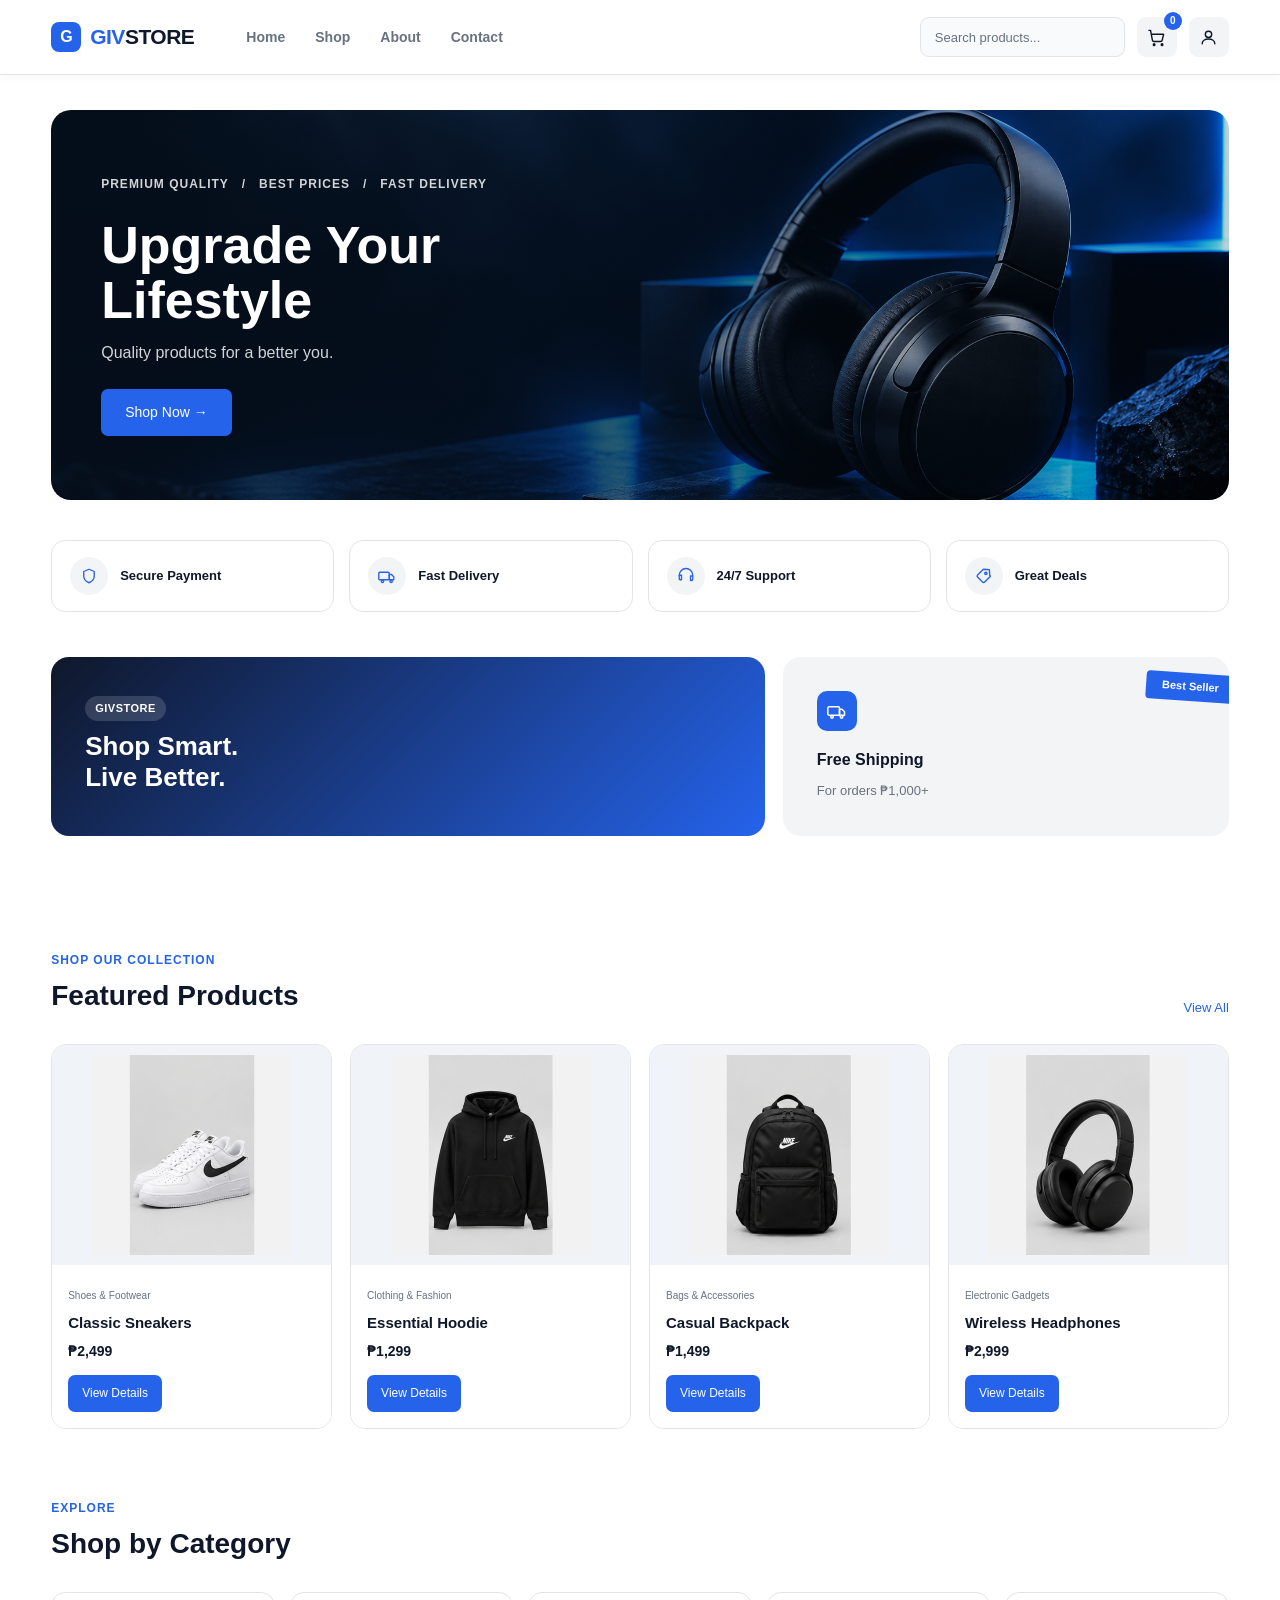
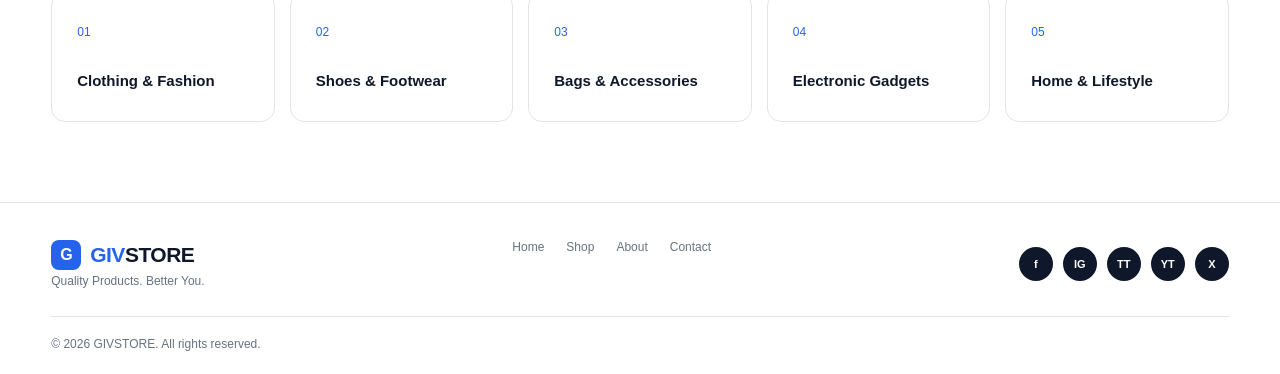
<file: index.html>
<!DOCTYPE html>
<html lang="en">
<head>
    <meta charset="UTF-8">
    <meta name="viewport" content="width=device-width, initial-scale=1.0">
    <title>GIVSTORE - Home</title>
    <link rel="stylesheet" href="css/style.css">
</head>
<body>

<header class="header">
    <div class="container nav">
        <a href="index.html" class="logo">
            <span class="logo-icon">G</span>
            <span class="logo-text"><span class="logo-giv">GIV</span>STORE</span>
        </a>

        <nav class="nav-links">
            <a href="index.html">Home</a>
            <a href="products.html">Shop</a>
            <a href="about.html">About</a>
            <a href="contact.html">Contact</a>
        </nav>

        <a href="products.html" class="mobile-search" aria-label="Search products">
            <svg viewBox="0 0 24 24" fill="none" stroke="currentColor" stroke-width="1.8" stroke-linecap="round"><circle cx="11" cy="11" r="6.5"></circle><path d="m16 16 4.5 4.5"></path></svg>
        </a>

        <div class="nav-actions">
            <input type="text" id="searchInput" placeholder="Search products...">
            <a href="cart.html" class="icon-btn cart-icon-btn" aria-label="Cart">
                <svg viewBox="0 0 24 24" fill="none" stroke="currentColor" stroke-width="1.8" stroke-linecap="round" stroke-linejoin="round"><circle cx="9" cy="21" r="1"></circle><circle cx="19" cy="21" r="1"></circle><path d="M2.5 3h2l2.3 12.4a2 2 0 0 0 2 1.6h8.4a2 2 0 0 0 2-1.6L21 8H6"></path></svg>
                <span class="cart-count">0</span>
            </a>
            <a href="#" class="icon-btn" aria-label="Account">
                <svg viewBox="0 0 24 24" fill="none" stroke="currentColor" stroke-width="1.8" stroke-linecap="round" stroke-linejoin="round"><circle cx="12" cy="8" r="4"></circle><path d="M4 20c0-3.5 3.6-6 8-6s8 2.5 8 6"></path></svg>
            </a>
        </div>
        <button class="mobile-menu-toggle" type="button" aria-label="Open menu" aria-expanded="false">
            <span></span>
        </button>
    </div>
</header>

<main>

<section class="hero container">
    <div class="hero-content">
        <p class="hero-label">PREMIUM QUALITY &nbsp; / &nbsp; BEST PRICES &nbsp; / &nbsp; FAST DELIVERY</p>
        <h1>Upgrade Your<br><span>Lifestyle</span></h1>
        <p>Quality products for a better you.</p>
        <a href="products.html" class="btn">Shop Now <span aria-hidden="true">→</span></a>
    </div>
</section>

<section class="container">
    <div class="trust-badges">
        <div class="trust-badge">
            <span class="icon-circle"><svg viewBox="0 0 24 24" fill="none" stroke="currentColor" stroke-width="1.8" stroke-linecap="round" stroke-linejoin="round"><path d="M12 3l7 3v6c0 4.5-3 7.5-7 9-4-1.5-7-4.5-7-9V6l7-3z"></path></svg></span>
            <span>Secure Payment</span>
        </div>
        <div class="trust-badge">
            <span class="icon-circle"><svg viewBox="0 0 24 24" fill="none" stroke="currentColor" stroke-width="1.8" stroke-linecap="round" stroke-linejoin="round"><rect x="1" y="7" width="14" height="10" rx="1.5"></rect><path d="M15 10h3l3 3v4h-6z"></path><circle cx="6" cy="19" r="1.6"></circle><circle cx="17.5" cy="19" r="1.6"></circle></svg></span>
            <span>Fast Delivery</span>
        </div>
        <div class="trust-badge">
            <span class="icon-circle"><svg viewBox="0 0 24 24" fill="none" stroke="currentColor" stroke-width="1.8" stroke-linecap="round" stroke-linejoin="round"><path d="M3 11a9 9 0 0 1 18 0v5a2 2 0 0 1-2 2h-1v-6h3"></path><path d="M3 16v-5h3v6H4a1 1 0 0 1-1-1z"></path></svg></span>
            <span>24/7 Support</span>
        </div>
        <div class="trust-badge">
            <span class="icon-circle"><svg viewBox="0 0 24 24" fill="none" stroke="currentColor" stroke-width="1.8" stroke-linecap="round" stroke-linejoin="round"><path d="M20.6 12.2 12.8 20a2 2 0 0 1-2.8 0L3.4 13.4a2 2 0 0 1 0-2.8L11.2 3l7.9.6.6 7.9z"></path><circle cx="14.5" cy="8.5" r="1.5"></circle></svg></span>
            <span>Great Deals</span>
        </div>
    </div>

    <div class="promo-banners">
        <div class="promo-banner dark">
            <span class="badge-tag">GIVSTORE</span>
            <h3>Shop Smart.<br>Live Better.</h3>
        </div>
        <div class="promo-banner light" style="position: relative;">
            <span class="best-seller-ribbon">Best Seller</span>
            <span class="icon-circle"><svg viewBox="0 0 24 24" fill="none" stroke="currentColor" stroke-width="1.8" stroke-linecap="round" stroke-linejoin="round"><rect x="1" y="7" width="14" height="10" rx="1.5"></rect><path d="M15 10h3l3 3v4h-6z"></path><circle cx="6" cy="19" r="1.6"></circle><circle cx="17.5" cy="19" r="1.6"></circle></svg></span>
            <h3>Free Shipping</h3>
            <p>For orders ₱1,000+</p>
        </div>
    </div>
</section>

<section class="container section">
    <div class="section-heading">
        <div>
            <p class="section-label">SHOP OUR COLLECTION</p>
            <h2>Featured Products</h2>
        </div>
        <a href="products.html" class="view-link">View All</a>
    </div>

    <div class="product-grid">

        <article class="product-card">
            <div class="product-image"><img src="images/products/sneakers.png" alt="Classic Sneakers" loading="lazy"></div>
            <div class="product-info">
                <span class="category">Shoes & Footwear</span>
                <h3>Classic Sneakers</h3>
                <p>₱2,499</p>
                <a href="product-details.html?product=classic-sneakers" class="btn-small">View Details</a>
            </div>
        </article>

        <article class="product-card">
            <div class="product-image"><img src="images/products/hoodie.png" alt="Essential Hoodie" loading="lazy"></div>
            <div class="product-info">
                <span class="category">Clothing & Fashion</span>
                <h3>Essential Hoodie</h3>
                <p>₱1,299</p>
                <a href="product-details.html?product=essential-hoodie" class="btn-small">View Details</a>
            </div>
        </article>

        <article class="product-card">
            <div class="product-image"><img src="images/products/backpack.png" alt="Casual Backpack" loading="lazy"></div>
            <div class="product-info">
                <span class="category">Bags & Accessories</span>
                <h3>Casual Backpack</h3>
                <p>₱1,499</p>
                <a href="product-details.html?product=casual-backpack" class="btn-small">View Details</a>
            </div>
        </article>

        <article class="product-card">
            <div class="product-image"><img src="images/products/headphones.png" alt="Wireless Headphones" loading="lazy"></div>
            <div class="product-info">
                <span class="category">Electronic Gadgets</span>
                <h3>Wireless Headphones</h3>
                <p>₱2,999</p>
                <a href="product-details.html?product=wireless-headphones" class="btn-small">View Details</a>
            </div>
        </article>

    </div>
</section>

<section class="container categories">
    <div class="section-heading">
        <div>
            <p class="section-label">EXPLORE</p>
            <h2>Shop by Category</h2>
        </div>
    </div>

    <div class="category-grid">
        <a href="products.html" class="category-card">
            <span>01</span>
            <h3>Clothing & Fashion</h3>
        </a>

        <a href="products.html" class="category-card">
            <span>02</span>
            <h3>Shoes & Footwear</h3>
        </a>

        <a href="products.html" class="category-card">
            <span>03</span>
            <h3>Bags & Accessories</h3>
        </a>

        <a href="products.html" class="category-card">
            <span>04</span>
            <h3>Electronic Gadgets</h3>
        </a>

        <a href="products.html" class="category-card">
            <span>05</span>
            <h3>Home & Lifestyle</h3>
        </a>
    </div>
</section>

</main>

<footer class="footer">
    <div class="container footer-content">
        <div>
            <a href="index.html" class="logo">
                <span class="logo-icon">G</span>
                <span class="logo-text"><span class="logo-giv">GIV</span>STORE</span>
            </a>
            <p>Quality Products. Better You.</p>
        </div>

        <div class="footer-links">
            <a href="index.html">Home</a>
            <a href="products.html">Shop</a>
            <a href="about.html">About</a>
            <a href="contact.html">Contact</a>
        </div>

        <div class="social-icons">
            <a href="#" class="social-icon" aria-label="Facebook">f</a>
            <a href="#" class="social-icon" aria-label="Instagram">IG</a>
            <a href="#" class="social-icon" aria-label="TikTok">TT</a>
            <a href="#" class="social-icon" aria-label="YouTube">YT</a>
            <a href="#" class="social-icon" aria-label="X">X</a>
        </div>
    </div>

    <div class="container footer-bottom">
        <p>© 2026 GIVSTORE. All rights reserved.</p>
    </div>
</footer>

<script src="js/main.js"></script>
</body>
</html>
</file>
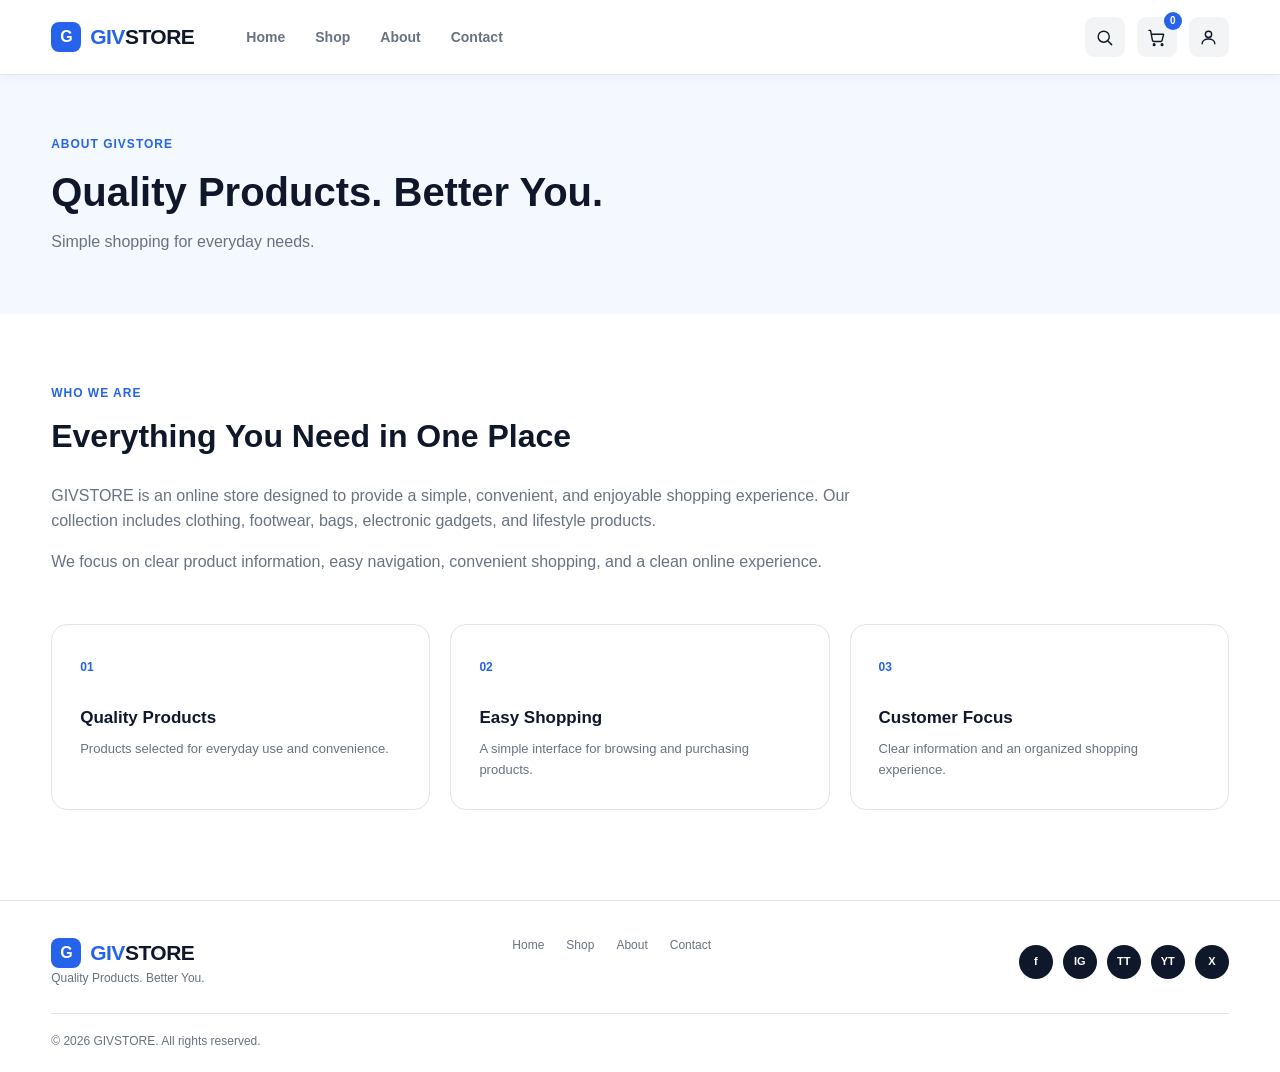
<file: about.html>
<!DOCTYPE html>
<html lang="en">
<head>
    <meta charset="UTF-8">
    <meta name="viewport" content="width=device-width, initial-scale=1.0">
    <title>GIVSTORE - About</title>
    <link rel="stylesheet" href="css/style.css">
</head>
<body>

<header class="header">
    <div class="container nav">
        <a href="index.html" class="logo">
            <span class="logo-icon">G</span>
            <span class="logo-text"><span class="logo-giv">GIV</span>STORE</span>
        </a>

        <nav class="nav-links">
            <a href="index.html">Home</a>
            <a href="products.html">Shop</a>
            <a href="about.html">About</a>
            <a href="contact.html">Contact</a>
        </nav>

        <a href="products.html" class="mobile-search" aria-label="Search products">
            <svg viewBox="0 0 24 24" fill="none" stroke="currentColor" stroke-width="1.8" stroke-linecap="round"><circle cx="11" cy="11" r="6.5"></circle><path d="m16 16 4.5 4.5"></path></svg>
        </a>

        <div class="nav-actions">
            <a href="products.html" class="icon-btn" aria-label="Search">
                <svg viewBox="0 0 24 24" fill="none" stroke="currentColor" stroke-width="1.8" stroke-linecap="round" stroke-linejoin="round"><circle cx="11" cy="11" r="7"></circle><path d="M21 21l-4.3-4.3"></path></svg>
            </a>
            <a href="cart.html" class="icon-btn cart-icon-btn" aria-label="Cart">
                <svg viewBox="0 0 24 24" fill="none" stroke="currentColor" stroke-width="1.8" stroke-linecap="round" stroke-linejoin="round"><circle cx="9" cy="21" r="1"></circle><circle cx="19" cy="21" r="1"></circle><path d="M2.5 3h2l2.3 12.4a2 2 0 0 0 2 1.6h8.4a2 2 0 0 0 2-1.6L21 8H6"></path></svg>
                <span class="cart-count">0</span>
            </a>
            <a href="#" class="icon-btn" aria-label="Account">
                <svg viewBox="0 0 24 24" fill="none" stroke="currentColor" stroke-width="1.8" stroke-linecap="round" stroke-linejoin="round"><circle cx="12" cy="8" r="4"></circle><path d="M4 20c0-3.5 3.6-6 8-6s8 2.5 8 6"></path></svg>
            </a>
        </div>
        <button class="mobile-menu-toggle" type="button" aria-label="Open menu" aria-expanded="false">
            <span></span>
        </button>
    </div>
</header>

<main>

<section class="page-header">
    <div class="container">
        <p class="section-label">ABOUT GIVSTORE</p>
        <h1>Quality Products. Better You.</h1>
        <p>Simple shopping for everyday needs.</p>
    </div>
</section>

<section class="container about-section">

    <div class="about-content">
        <div>
            <p class="section-label">WHO WE ARE</p>
            <h2>Everything You Need in One Place</h2>
        </div>

        <p>
            GIVSTORE is an online store designed to provide a simple,
            convenient, and enjoyable shopping experience. Our collection
            includes clothing, footwear, bags, electronic gadgets, and
            lifestyle products.
        </p>

        <p>
            We focus on clear product information, easy navigation,
            convenient shopping, and a clean online experience.
        </p>
    </div>

    <div class="about-grid">
        <div class="info-card">
            <span>01</span>
            <h3>Quality Products</h3>
            <p>Products selected for everyday use and convenience.</p>
        </div>

        <div class="info-card">
            <span>02</span>
            <h3>Easy Shopping</h3>
            <p>A simple interface for browsing and purchasing products.</p>
        </div>

        <div class="info-card">
            <span>03</span>
            <h3>Customer Focus</h3>
            <p>Clear information and an organized shopping experience.</p>
        </div>
    </div>

</section>

</main>

<footer class="footer">
    <div class="container footer-content">
        <div>
            <a href="index.html" class="logo">
                <span class="logo-icon">G</span>
                <span class="logo-text"><span class="logo-giv">GIV</span>STORE</span>
            </a>
            <p>Quality Products. Better You.</p>
        </div>

        <div class="footer-links">
            <a href="index.html">Home</a>
            <a href="products.html">Shop</a>
            <a href="about.html">About</a>
            <a href="contact.html">Contact</a>
        </div>

        <div class="social-icons">
            <a href="#" class="social-icon" aria-label="Facebook">f</a>
            <a href="#" class="social-icon" aria-label="Instagram">IG</a>
            <a href="#" class="social-icon" aria-label="TikTok">TT</a>
            <a href="#" class="social-icon" aria-label="YouTube">YT</a>
            <a href="#" class="social-icon" aria-label="X">X</a>
        </div>
    </div>

    <div class="container footer-bottom">
        <p>© 2026 GIVSTORE. All rights reserved.</p>
    </div>
</footer>

</body>
</html>
</file>
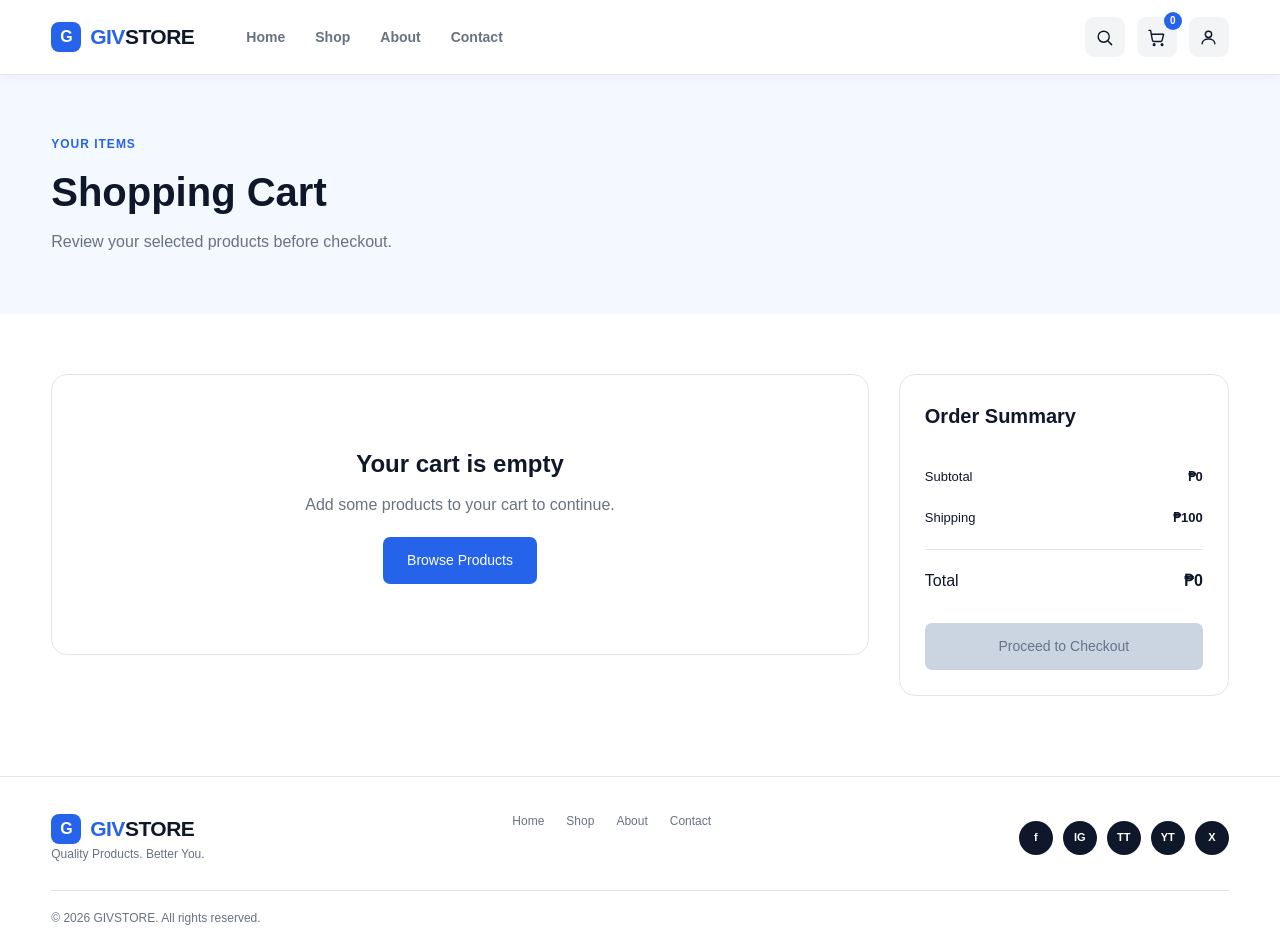
<file: cart.html>
<!DOCTYPE html>
<html lang="en">
<head>
    <meta charset="UTF-8">
    <meta name="viewport" content="width=device-width, initial-scale=1.0">
    <title>GIVSTORE - Shopping Cart</title>
    <link rel="stylesheet" href="css/style.css">
</head>
<body>

<header class="header">
    <div class="container nav">
        <a href="index.html" class="logo">
            <span class="logo-icon">G</span>
            <span class="logo-text"><span class="logo-giv">GIV</span>STORE</span>
        </a>

        <nav class="nav-links">
            <a href="index.html">Home</a>
            <a href="products.html">Shop</a>
            <a href="about.html">About</a>
            <a href="contact.html">Contact</a>
        </nav>

        <a href="products.html" class="mobile-search" aria-label="Search products">
            <svg viewBox="0 0 24 24" fill="none" stroke="currentColor" stroke-width="1.8" stroke-linecap="round"><circle cx="11" cy="11" r="6.5"></circle><path d="m16 16 4.5 4.5"></path></svg>
        </a>

        <div class="nav-actions">
            <a href="products.html" class="icon-btn" aria-label="Search">
                <svg viewBox="0 0 24 24" fill="none" stroke="currentColor" stroke-width="1.8" stroke-linecap="round" stroke-linejoin="round"><circle cx="11" cy="11" r="7"></circle><path d="M21 21l-4.3-4.3"></path></svg>
            </a>
            <a href="cart.html" class="icon-btn cart-icon-btn" aria-label="Cart">
                <svg viewBox="0 0 24 24" fill="none" stroke="currentColor" stroke-width="1.8" stroke-linecap="round" stroke-linejoin="round"><circle cx="9" cy="21" r="1"></circle><circle cx="19" cy="21" r="1"></circle><path d="M2.5 3h2l2.3 12.4a2 2 0 0 0 2 1.6h8.4a2 2 0 0 0 2-1.6L21 8H6"></path></svg>
                <span class="cart-count">0</span>
            </a>
            <a href="#" class="icon-btn" aria-label="Account">
                <svg viewBox="0 0 24 24" fill="none" stroke="currentColor" stroke-width="1.8" stroke-linecap="round" stroke-linejoin="round"><circle cx="12" cy="8" r="4"></circle><path d="M4 20c0-3.5 3.6-6 8-6s8 2.5 8 6"></path></svg>
            </a>
        </div>
        <button class="mobile-menu-toggle" type="button" aria-label="Open menu" aria-expanded="false">
            <span></span>
        </button>
    </div>
</header>

<main>

<section class="page-header">
    <div class="container">
        <p class="section-label">YOUR ITEMS</p>
        <h1>Shopping Cart</h1>
        <p>Review your selected products before checkout.</p>
    </div>
</section>

<section class="container cart-section">

    <div class="cart-layout">

        <div class="cart-items" id="cartItems"></div>

        <aside class="order-summary">
            <h2>Order Summary</h2>

            <div class="summary-row">
                <span>Subtotal</span>
                <strong id="subtotal">₱0</strong>
            </div>

            <div class="summary-row">
                <span>Shipping</span>
                <strong id="shipping">₱100</strong>
            </div>

            <div class="summary-total">
                <span>Total</span>
                <strong id="total">₱100</strong>
            </div>

            <a href="checkout.html" class="btn checkout-btn">Proceed to Checkout</a>
        </aside>

    </div>

</section>

</main>

<footer class="footer">
    <div class="container footer-content">
        <div>
            <a href="index.html" class="logo">
                <span class="logo-icon">G</span>
                <span class="logo-text"><span class="logo-giv">GIV</span>STORE</span>
            </a>
            <p>Quality Products. Better You.</p>
        </div>

        <div class="footer-links">
            <a href="index.html">Home</a>
            <a href="products.html">Shop</a>
            <a href="about.html">About</a>
            <a href="contact.html">Contact</a>
        </div>

        <div class="social-icons">
            <a href="#" class="social-icon" aria-label="Facebook">f</a>
            <a href="#" class="social-icon" aria-label="Instagram">IG</a>
            <a href="#" class="social-icon" aria-label="TikTok">TT</a>
            <a href="#" class="social-icon" aria-label="YouTube">YT</a>
            <a href="#" class="social-icon" aria-label="X">X</a>
        </div>
    </div>

    <div class="container footer-bottom">
        <p>© 2026 GIVSTORE. All rights reserved.</p>
    </div>
</footer>

<script src="js/cart.js"></script>
</body>
</html>
</file>
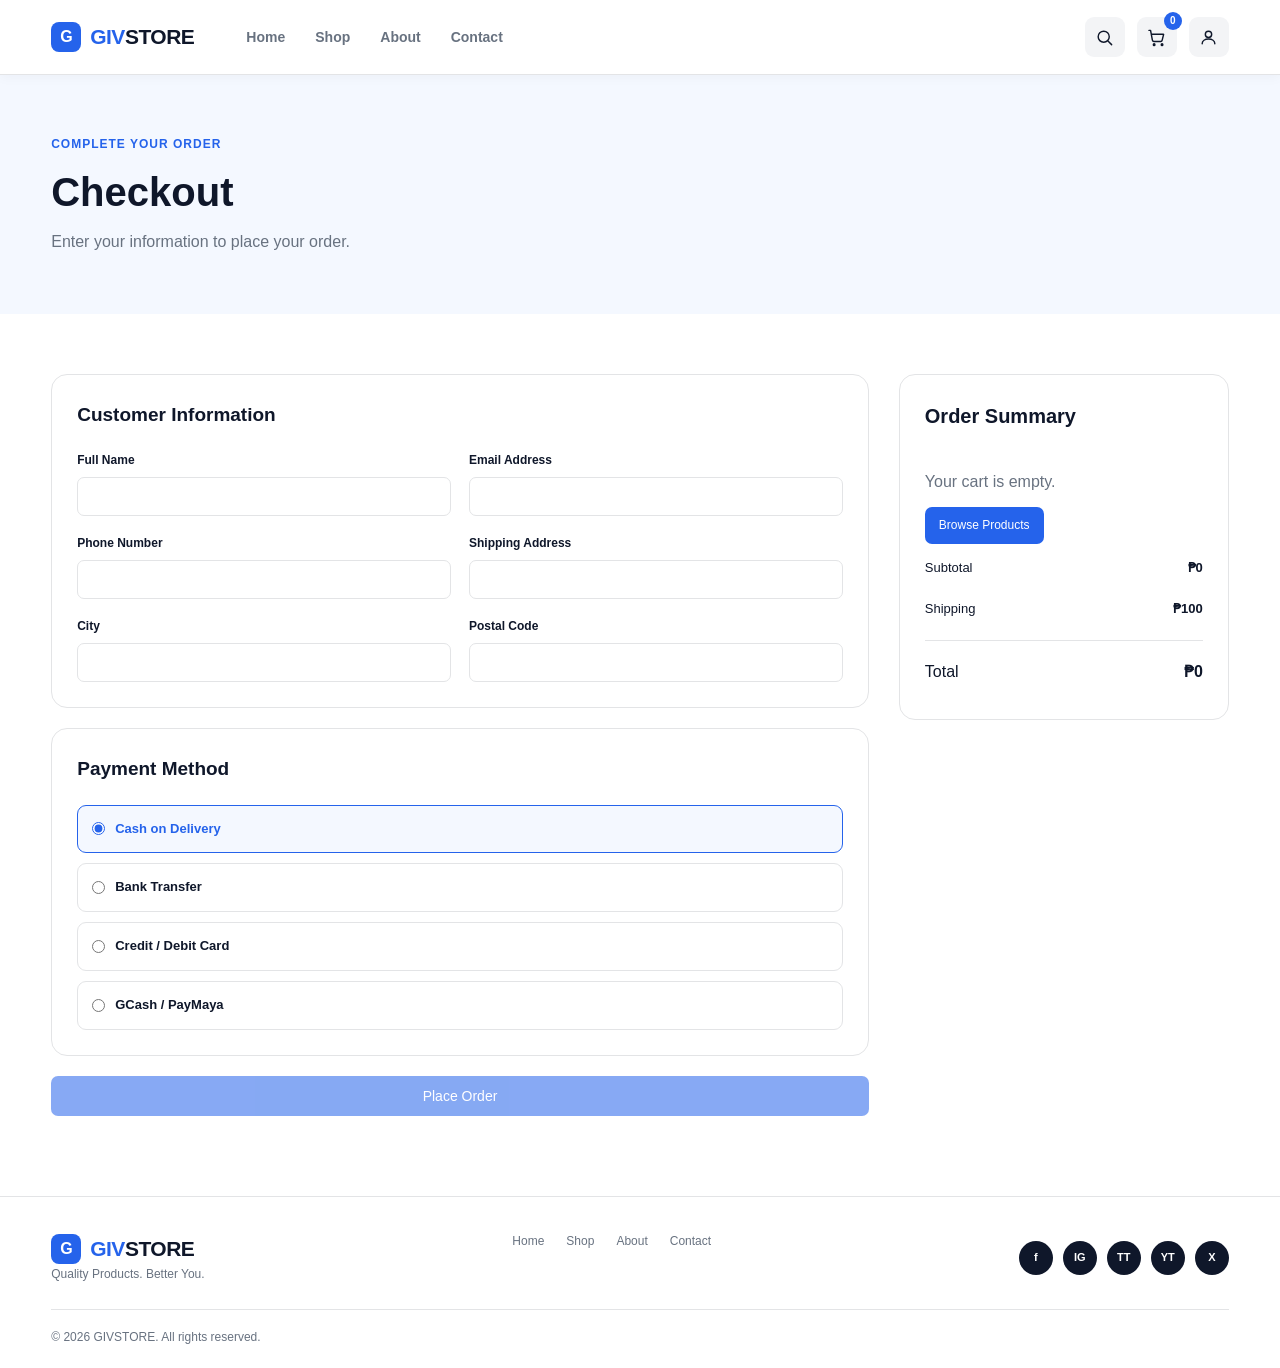
<file: checkout.html>
<!DOCTYPE html>
<html lang="en">
<head>
    <meta charset="UTF-8">
    <meta name="viewport" content="width=device-width, initial-scale=1.0">
    <title>GIVSTORE - Checkout</title>
    <link rel="stylesheet" href="css/style.css">
</head>
<body>

<header class="header">
    <div class="container nav">
        <a href="index.html" class="logo">
            <span class="logo-icon">G</span>
            <span class="logo-text"><span class="logo-giv">GIV</span>STORE</span>
        </a>

        <nav class="nav-links">
            <a href="index.html">Home</a>
            <a href="products.html">Shop</a>
            <a href="about.html">About</a>
            <a href="contact.html">Contact</a>
        </nav>

        <a href="products.html" class="mobile-search" aria-label="Search products">
            <svg viewBox="0 0 24 24" fill="none" stroke="currentColor" stroke-width="1.8" stroke-linecap="round"><circle cx="11" cy="11" r="6.5"></circle><path d="m16 16 4.5 4.5"></path></svg>
        </a>

        <div class="nav-actions">
            <a href="products.html" class="icon-btn" aria-label="Search">
                <svg viewBox="0 0 24 24" fill="none" stroke="currentColor" stroke-width="1.8" stroke-linecap="round" stroke-linejoin="round"><circle cx="11" cy="11" r="7"></circle><path d="M21 21l-4.3-4.3"></path></svg>
            </a>
            <a href="cart.html" class="icon-btn cart-icon-btn" aria-label="Cart">
                <svg viewBox="0 0 24 24" fill="none" stroke="currentColor" stroke-width="1.8" stroke-linecap="round" stroke-linejoin="round"><circle cx="9" cy="21" r="1"></circle><circle cx="19" cy="21" r="1"></circle><path d="M2.5 3h2l2.3 12.4a2 2 0 0 0 2 1.6h8.4a2 2 0 0 0 2-1.6L21 8H6"></path></svg>
                <span class="cart-count">0</span>
            </a>
            <a href="#" class="icon-btn" aria-label="Account">
                <svg viewBox="0 0 24 24" fill="none" stroke="currentColor" stroke-width="1.8" stroke-linecap="round" stroke-linejoin="round"><circle cx="12" cy="8" r="4"></circle><path d="M4 20c0-3.5 3.6-6 8-6s8 2.5 8 6"></path></svg>
            </a>
        </div>
        <button class="mobile-menu-toggle" type="button" aria-label="Open menu" aria-expanded="false">
            <span></span>
        </button>
    </div>
</header>

<main>

<section class="page-header">
    <div class="container">
        <p class="section-label">COMPLETE YOUR ORDER</p>
        <h1>Checkout</h1>
        <p>Enter your information to place your order.</p>
    </div>
</section>

<section class="container checkout-section">

    <form class="checkout-layout" id="checkoutForm">

        <div class="checkout-form">

            <div class="form-card">
                <h2>Customer Information</h2>

                <div class="form-grid">
                    <div class="form-group">
                        <label for="fullName">Full Name</label>
                        <input type="text" id="fullName" required>
                    </div>

                    <div class="form-group">
                        <label for="email">Email Address</label>
                        <input type="email" id="email" required>
                    </div>

                    <div class="form-group">
                        <label for="phone">Phone Number</label>
                        <input type="tel" id="phone" required>
                    </div>

                    <div class="form-group">
                        <label for="address">Shipping Address</label>
                        <input type="text" id="address" required>
                    </div>

                    <div class="form-group">
                        <label for="city">City</label>
                        <input type="text" id="city" required>
                    </div>

                    <div class="form-group">
                        <label for="postal">Postal Code</label>
                        <input type="text" id="postal" required>
                    </div>
                </div>
            </div>

            <div class="form-card">
                <h2>Payment Method</h2>

                <label class="payment-option">
                    <input type="radio" name="payment" value="Cash on Delivery" checked required>
                    Cash on Delivery
                </label>

                <label class="payment-option">
                    <input type="radio" name="payment" value="Bank Transfer">
                    Bank Transfer
                </label>

                <label class="payment-option">
                    <input type="radio" name="payment" value="Credit / Debit Card">
                    Credit / Debit Card
                </label>

                <label class="payment-option">
                    <input type="radio" name="payment" value="GCash / PayMaya">
                    GCash / PayMaya
                </label>
            </div>

            <button type="submit" class="btn place-order">
                Place Order
            </button>

        </div>

        <aside class="order-summary">
            <h2>Order Summary</h2>

            <div id="checkoutItems"></div>

            <div class="summary-row">
                <span>Subtotal</span>
                <strong id="checkoutSubtotal">₱0</strong>
            </div>

            <div class="summary-row">
                <span>Shipping</span>
                <strong>₱100</strong>
            </div>

            <div class="summary-total">
                <span>Total</span>
                <strong id="checkoutTotal">₱100</strong>
            </div>
        </aside>

    </form>

</section>

</main>

<footer class="footer">
    <div class="container footer-content">
        <div>
            <a href="index.html" class="logo">
                <span class="logo-icon">G</span>
                <span class="logo-text"><span class="logo-giv">GIV</span>STORE</span>
            </a>
            <p>Quality Products. Better You.</p>
        </div>

        <div class="footer-links">
            <a href="index.html">Home</a>
            <a href="products.html">Shop</a>
            <a href="about.html">About</a>
            <a href="contact.html">Contact</a>
        </div>

        <div class="social-icons">
            <a href="#" class="social-icon" aria-label="Facebook">f</a>
            <a href="#" class="social-icon" aria-label="Instagram">IG</a>
            <a href="#" class="social-icon" aria-label="TikTok">TT</a>
            <a href="#" class="social-icon" aria-label="YouTube">YT</a>
            <a href="#" class="social-icon" aria-label="X">X</a>
        </div>
    </div>

    <div class="container footer-bottom">
        <p>© 2026 GIVSTORE. All rights reserved.</p>
    </div>
</footer>

<script src="js/cart.js"></script>
</body>
</html>
</file>
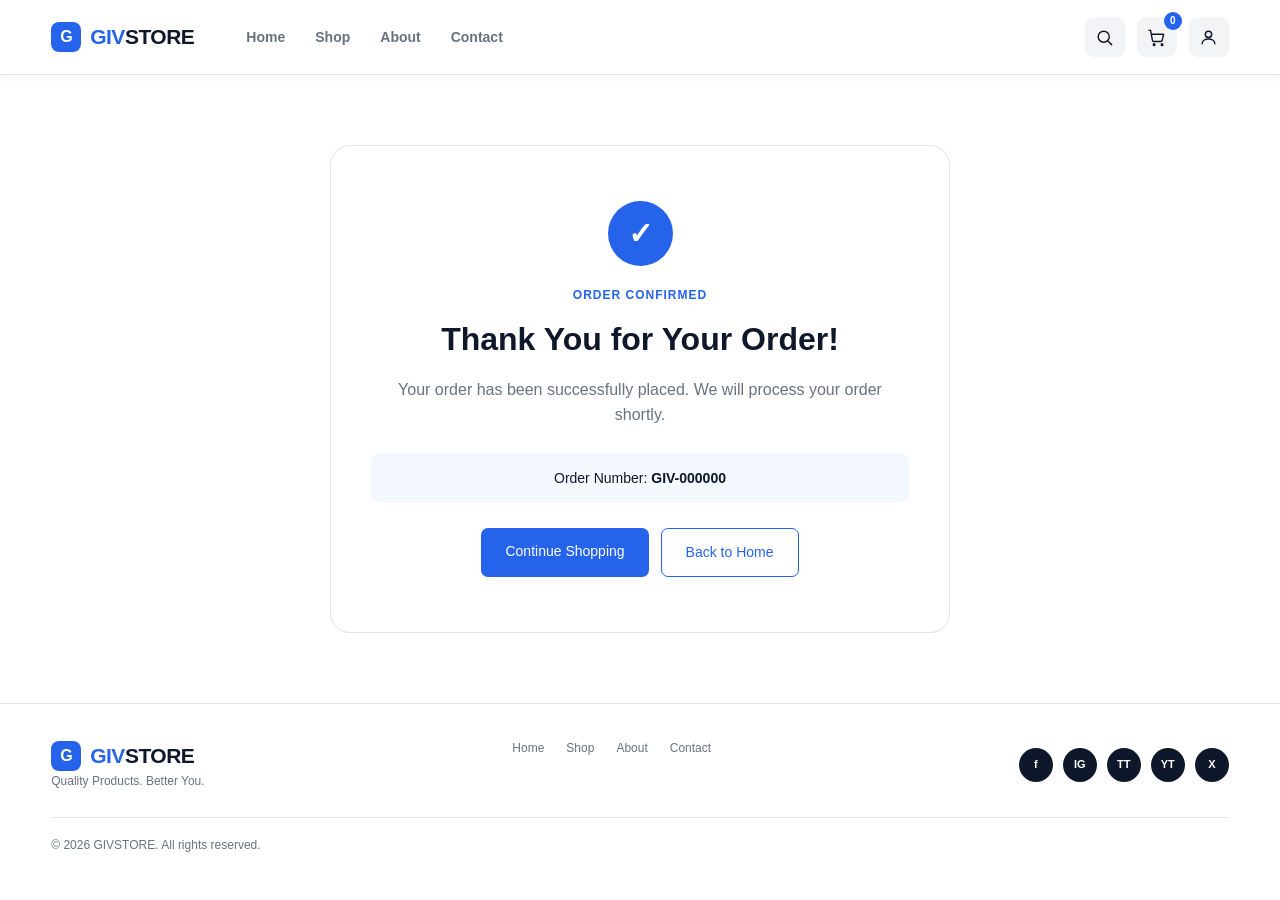
<file: confirmation.html>
<!DOCTYPE html>
<html lang="en">
<head>
    <meta charset="UTF-8">
    <meta name="viewport" content="width=device-width, initial-scale=1.0">
    <title>GIVSTORE - Order Confirmation</title>
    <link rel="stylesheet" href="css/style.css">
</head>
<body>

<header class="header">
    <div class="container nav">
        <a href="index.html" class="logo">
            <span class="logo-icon">G</span>
            <span class="logo-text"><span class="logo-giv">GIV</span>STORE</span>
        </a>

        <nav class="nav-links">
            <a href="index.html">Home</a>
            <a href="products.html">Shop</a>
            <a href="about.html">About</a>
            <a href="contact.html">Contact</a>
        </nav>

        <a href="products.html" class="mobile-search" aria-label="Search products">
            <svg viewBox="0 0 24 24" fill="none" stroke="currentColor" stroke-width="1.8" stroke-linecap="round"><circle cx="11" cy="11" r="6.5"></circle><path d="m16 16 4.5 4.5"></path></svg>
        </a>

        <div class="nav-actions">
            <a href="products.html" class="icon-btn" aria-label="Search">
                <svg viewBox="0 0 24 24" fill="none" stroke="currentColor" stroke-width="1.8" stroke-linecap="round" stroke-linejoin="round"><circle cx="11" cy="11" r="7"></circle><path d="M21 21l-4.3-4.3"></path></svg>
            </a>
            <a href="cart.html" class="icon-btn cart-icon-btn" aria-label="Cart">
                <svg viewBox="0 0 24 24" fill="none" stroke="currentColor" stroke-width="1.8" stroke-linecap="round" stroke-linejoin="round"><circle cx="9" cy="21" r="1"></circle><circle cx="19" cy="21" r="1"></circle><path d="M2.5 3h2l2.3 12.4a2 2 0 0 0 2 1.6h8.4a2 2 0 0 0 2-1.6L21 8H6"></path></svg>
                <span class="cart-count">0</span>
            </a>
            <a href="#" class="icon-btn" aria-label="Account">
                <svg viewBox="0 0 24 24" fill="none" stroke="currentColor" stroke-width="1.8" stroke-linecap="round" stroke-linejoin="round"><circle cx="12" cy="8" r="4"></circle><path d="M4 20c0-3.5 3.6-6 8-6s8 2.5 8 6"></path></svg>
            </a>
        </div>
        <button class="mobile-menu-toggle" type="button" aria-label="Open menu" aria-expanded="false">
            <span></span>
        </button>
    </div>
</header>

<main>

<section class="confirmation-section">
    <div class="confirmation-card">

        <div class="confirmation-icon">✓</div>

        <p class="section-label">ORDER CONFIRMED</p>

        <h1>Thank You for Your Order!</h1>

        <p>
            Your order has been successfully placed.
            We will process your order shortly.
        </p>

        <div class="order-number">
            Order Number: <strong id="orderNumber"></strong>
        </div>

        <div class="confirmation-actions">
            <a href="products.html" class="btn">Continue Shopping</a>
            <a href="index.html" class="btn btn-outline">Back to Home</a>
        </div>

    </div>
</section>

</main>

<footer class="footer">
    <div class="container footer-content">
        <div>
            <a href="index.html" class="logo">
                <span class="logo-icon">G</span>
                <span class="logo-text"><span class="logo-giv">GIV</span>STORE</span>
            </a>
            <p>Quality Products. Better You.</p>
        </div>

        <div class="footer-links">
            <a href="index.html">Home</a>
            <a href="products.html">Shop</a>
            <a href="about.html">About</a>
            <a href="contact.html">Contact</a>
        </div>

        <div class="social-icons">
            <a href="#" class="social-icon" aria-label="Facebook">f</a>
            <a href="#" class="social-icon" aria-label="Instagram">IG</a>
            <a href="#" class="social-icon" aria-label="TikTok">TT</a>
            <a href="#" class="social-icon" aria-label="YouTube">YT</a>
            <a href="#" class="social-icon" aria-label="X">X</a>
        </div>
    </div>

    <div class="container footer-bottom">
        <p>© 2026 GIVSTORE. All rights reserved.</p>
    </div>
</footer>

<script src="js/cart.js"></script>
</body>
</html>
</file>
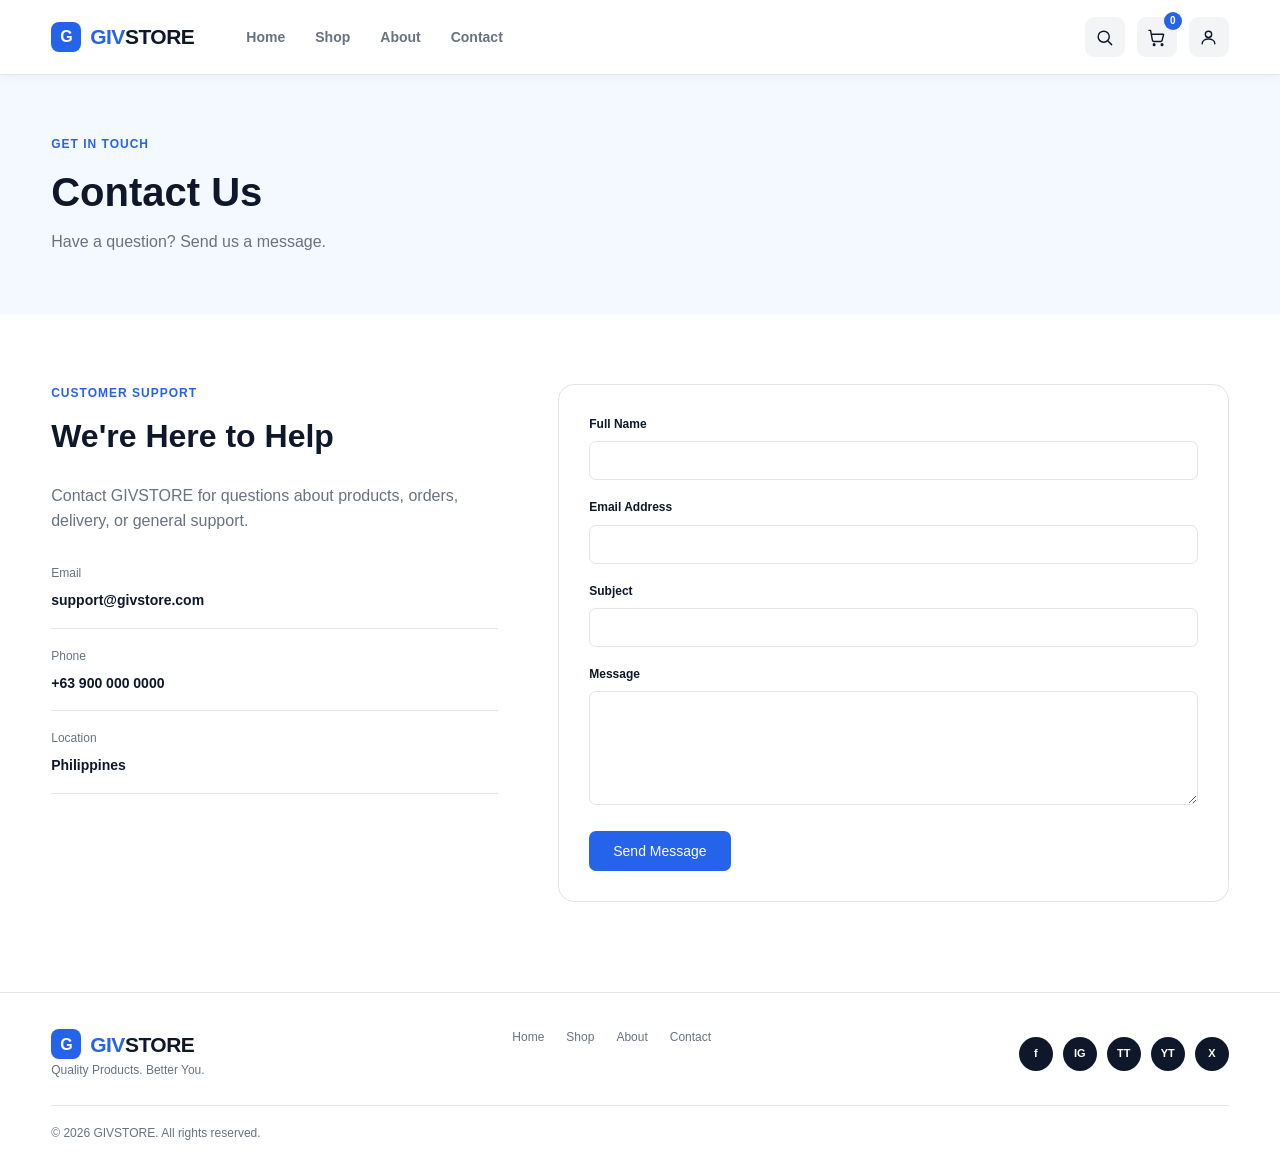
<file: contact.html>
<!DOCTYPE html>
<html lang="en">
<head>
    <meta charset="UTF-8">
    <meta name="viewport" content="width=device-width, initial-scale=1.0">
    <title>GIVSTORE - Contact</title>
    <link rel="stylesheet" href="css/style.css">
</head>
<body>

<header class="header">
    <div class="container nav">
        <a href="index.html" class="logo">
            <span class="logo-icon">G</span>
            <span class="logo-text"><span class="logo-giv">GIV</span>STORE</span>
        </a>

        <nav class="nav-links">
            <a href="index.html">Home</a>
            <a href="products.html">Shop</a>
            <a href="about.html">About</a>
            <a href="contact.html">Contact</a>
        </nav>

        <a href="products.html" class="mobile-search" aria-label="Search products">
            <svg viewBox="0 0 24 24" fill="none" stroke="currentColor" stroke-width="1.8" stroke-linecap="round"><circle cx="11" cy="11" r="6.5"></circle><path d="m16 16 4.5 4.5"></path></svg>
        </a>

        <div class="nav-actions">
            <a href="products.html" class="icon-btn" aria-label="Search">
                <svg viewBox="0 0 24 24" fill="none" stroke="currentColor" stroke-width="1.8" stroke-linecap="round" stroke-linejoin="round"><circle cx="11" cy="11" r="7"></circle><path d="M21 21l-4.3-4.3"></path></svg>
            </a>
            <a href="cart.html" class="icon-btn cart-icon-btn" aria-label="Cart">
                <svg viewBox="0 0 24 24" fill="none" stroke="currentColor" stroke-width="1.8" stroke-linecap="round" stroke-linejoin="round"><circle cx="9" cy="21" r="1"></circle><circle cx="19" cy="21" r="1"></circle><path d="M2.5 3h2l2.3 12.4a2 2 0 0 0 2 1.6h8.4a2 2 0 0 0 2-1.6L21 8H6"></path></svg>
                <span class="cart-count">0</span>
            </a>
            <a href="#" class="icon-btn" aria-label="Account">
                <svg viewBox="0 0 24 24" fill="none" stroke="currentColor" stroke-width="1.8" stroke-linecap="round" stroke-linejoin="round"><circle cx="12" cy="8" r="4"></circle><path d="M4 20c0-3.5 3.6-6 8-6s8 2.5 8 6"></path></svg>
            </a>
        </div>
        <button class="mobile-menu-toggle" type="button" aria-label="Open menu" aria-expanded="false">
            <span></span>
        </button>
    </div>
</header>

<main>

<section class="page-header">
    <div class="container">
        <p class="section-label">GET IN TOUCH</p>
        <h1>Contact Us</h1>
        <p>Have a question? Send us a message.</p>
    </div>
</section>

<section class="container contact-section">

    <div class="contact-info">
        <p class="section-label">CUSTOMER SUPPORT</p>
        <h2>We're Here to Help</h2>
        <p>
            Contact GIVSTORE for questions about products, orders,
            delivery, or general support.
        </p>

        <div class="contact-details">
            <div>
                <span>Email</span>
                <strong>support@givstore.com</strong>
            </div>

            <div>
                <span>Phone</span>
                <strong>+63 900 000 0000</strong>
            </div>

            <div>
                <span>Location</span>
                <strong>Philippines</strong>
            </div>
        </div>
    </div>

    <form class="contact-form" id="contactForm">

        <div class="form-group">
            <label for="contactName">Full Name</label>
            <input type="text" id="contactName" required>
        </div>

        <div class="form-group">
            <label for="contactEmail">Email Address</label>
            <input type="email" id="contactEmail" required>
        </div>

        <div class="form-group">
            <label for="subject">Subject</label>
            <input type="text" id="subject" required>
        </div>

        <div class="form-group">
            <label for="message">Message</label>
            <textarea id="message" rows="6" required></textarea>
        </div>

        <button type="submit" class="btn">Send Message</button>

    </form>

</section>

</main>

<footer class="footer">
    <div class="container footer-content">
        <div>
            <a href="index.html" class="logo">
                <span class="logo-icon">G</span>
                <span class="logo-text"><span class="logo-giv">GIV</span>STORE</span>
            </a>
            <p>Quality Products. Better You.</p>
        </div>

        <div class="footer-links">
            <a href="index.html">Home</a>
            <a href="products.html">Shop</a>
            <a href="about.html">About</a>
            <a href="contact.html">Contact</a>
        </div>

        <div class="social-icons">
            <a href="#" class="social-icon" aria-label="Facebook">f</a>
            <a href="#" class="social-icon" aria-label="Instagram">IG</a>
            <a href="#" class="social-icon" aria-label="TikTok">TT</a>
            <a href="#" class="social-icon" aria-label="YouTube">YT</a>
            <a href="#" class="social-icon" aria-label="X">X</a>
        </div>
    </div>

    <div class="container footer-bottom">
        <p>© 2026 GIVSTORE. All rights reserved.</p>
    </div>
</footer>

<script src="js/main.js"></script>
</body>
</html>
</file>
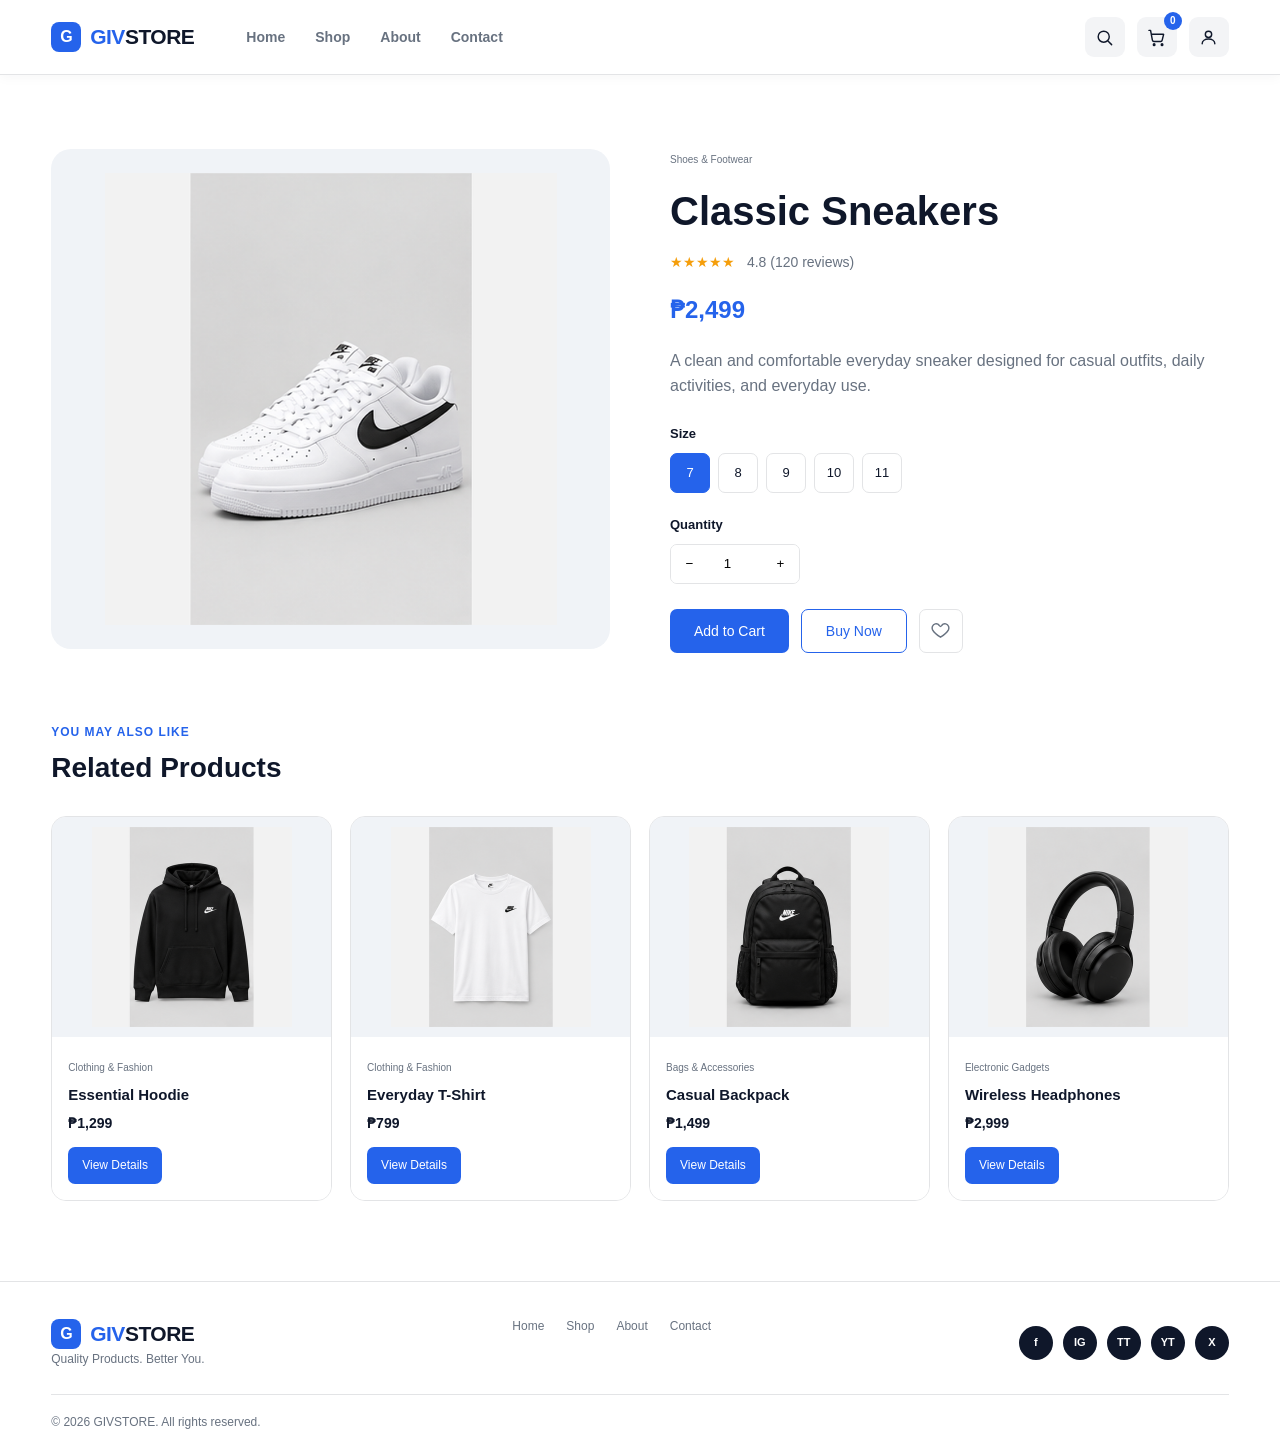
<file: product-details.html>
<!DOCTYPE html>
<html lang="en">
<head>
    <meta charset="UTF-8">
    <meta name="viewport" content="width=device-width, initial-scale=1.0">
    <title>GIVSTORE - Product Details</title>
    <link rel="stylesheet" href="css/style.css">
</head>
<body>

<header class="header">
    <div class="container nav">
        <a href="index.html" class="logo">
            <span class="logo-icon">G</span>
            <span class="logo-text"><span class="logo-giv">GIV</span>STORE</span>
        </a>

        <nav class="nav-links">
            <a href="index.html">Home</a>
            <a href="products.html">Shop</a>
            <a href="about.html">About</a>
            <a href="contact.html">Contact</a>
        </nav>

        <a href="products.html" class="mobile-search" aria-label="Search products">
            <svg viewBox="0 0 24 24" fill="none" stroke="currentColor" stroke-width="1.8" stroke-linecap="round"><circle cx="11" cy="11" r="6.5"></circle><path d="m16 16 4.5 4.5"></path></svg>
        </a>

        <div class="nav-actions">
            <a href="products.html" class="icon-btn" aria-label="Search">
                <svg viewBox="0 0 24 24" fill="none" stroke="currentColor" stroke-width="1.8" stroke-linecap="round" stroke-linejoin="round"><circle cx="11" cy="11" r="7"></circle><path d="M21 21l-4.3-4.3"></path></svg>
            </a>
            <a href="cart.html" class="icon-btn cart-icon-btn" aria-label="Cart">
                <svg viewBox="0 0 24 24" fill="none" stroke="currentColor" stroke-width="1.8" stroke-linecap="round" stroke-linejoin="round"><circle cx="9" cy="21" r="1"></circle><circle cx="19" cy="21" r="1"></circle><path d="M2.5 3h2l2.3 12.4a2 2 0 0 0 2 1.6h8.4a2 2 0 0 0 2-1.6L21 8H6"></path></svg>
                <span class="cart-count">0</span>
            </a>
            <a href="#" class="icon-btn" aria-label="Account">
                <svg viewBox="0 0 24 24" fill="none" stroke="currentColor" stroke-width="1.8" stroke-linecap="round" stroke-linejoin="round"><circle cx="12" cy="8" r="4"></circle><path d="M4 20c0-3.5 3.6-6 8-6s8 2.5 8 6"></path></svg>
            </a>
        </div>
        <button class="mobile-menu-toggle" type="button" aria-label="Open menu" aria-expanded="false">
            <span></span>
        </button>
    </div>
</header>

<main>

<section class="product-detail container">

    <div class="detail-image">
        <img id="detailProductImage" src="images/products/sneakers.png" alt="Classic Sneakers">
    </div>

    <div class="detail-content">
        <span class="category" id="detailCategory">Shoes & Footwear</span>
        <h1 id="detailName">Classic Sneakers</h1>
        <div class="rating" id="detailRating">★★★★★ <span>4.8 (120 reviews)</span></div>
        <h2 id="detailPrice">₱2,499</h2>

        <p class="description" id="detailDescription">A clean and comfortable everyday sneaker designed for casual outfits, daily activities, and everyday use.</p>

        <div class="size-group">
            <label>Size</label>
            <div class="size-options" id="sizeOptions"></div>
        </div>

        <div class="quantity-group">
            <label for="quantity">Quantity</label>
            <div class="quantity-control">
                <button id="minus" type="button">−</button>
                <input type="number" id="quantity" value="1" min="1">
                <button id="plus" type="button">+</button>
            </div>
        </div>

        <div class="detail-buttons">
            <button class="btn" id="addProduct" type="button">Add to Cart</button>
            <button class="btn btn-outline" id="buyNow" type="button">Buy Now</button>
            <button type="button" class="wishlist-btn" id="wishlistBtn" aria-label="Add to wishlist">
                <svg viewBox="0 0 24 24" fill="none" stroke="currentColor" stroke-width="1.8" stroke-linecap="round" stroke-linejoin="round"><path d="M12 20.5s-7.5-4.6-10-9.3C.6 8 2 4.5 5.3 3.7c2-.5 4 .3 5.2 2 .4.5.9 1.2 1.5 1.2s1.1-.7 1.5-1.2c1.2-1.7 3.2-2.5 5.2-2C22 4.5 23.4 8 22 11.2c-2.5 4.7-10 9.3-10 9.3z"></path></svg>
            </button>
        </div>
    </div>

</section>

<section class="container related-section">
    <div class="section-heading">
        <div>
            <p class="section-label">YOU MAY ALSO LIKE</p>
            <h2>Related Products</h2>
        </div>
    </div>
    <div class="product-grid" id="relatedProducts"></div>
</section>

</main>

<footer class="footer">
    <div class="container footer-content">
        <div>
            <a href="index.html" class="logo">
                <span class="logo-icon">G</span>
                <span class="logo-text"><span class="logo-giv">GIV</span>STORE</span>
            </a>
            <p>Quality Products. Better You.</p>
        </div>

        <div class="footer-links">
            <a href="index.html">Home</a>
            <a href="products.html">Shop</a>
            <a href="about.html">About</a>
            <a href="contact.html">Contact</a>
        </div>

        <div class="social-icons">
            <a href="#" class="social-icon" aria-label="Facebook">f</a>
            <a href="#" class="social-icon" aria-label="Instagram">IG</a>
            <a href="#" class="social-icon" aria-label="TikTok">TT</a>
            <a href="#" class="social-icon" aria-label="YouTube">YT</a>
            <a href="#" class="social-icon" aria-label="X">X</a>
        </div>
    </div>

    <div class="container footer-bottom">
        <p>© 2026 GIVSTORE. All rights reserved.</p>
    </div>
</footer>

<script src="js/products.js"></script>
<script src="js/product-details.js"></script>
<script src="js/main.js"></script>
</body>
</html>
</file>
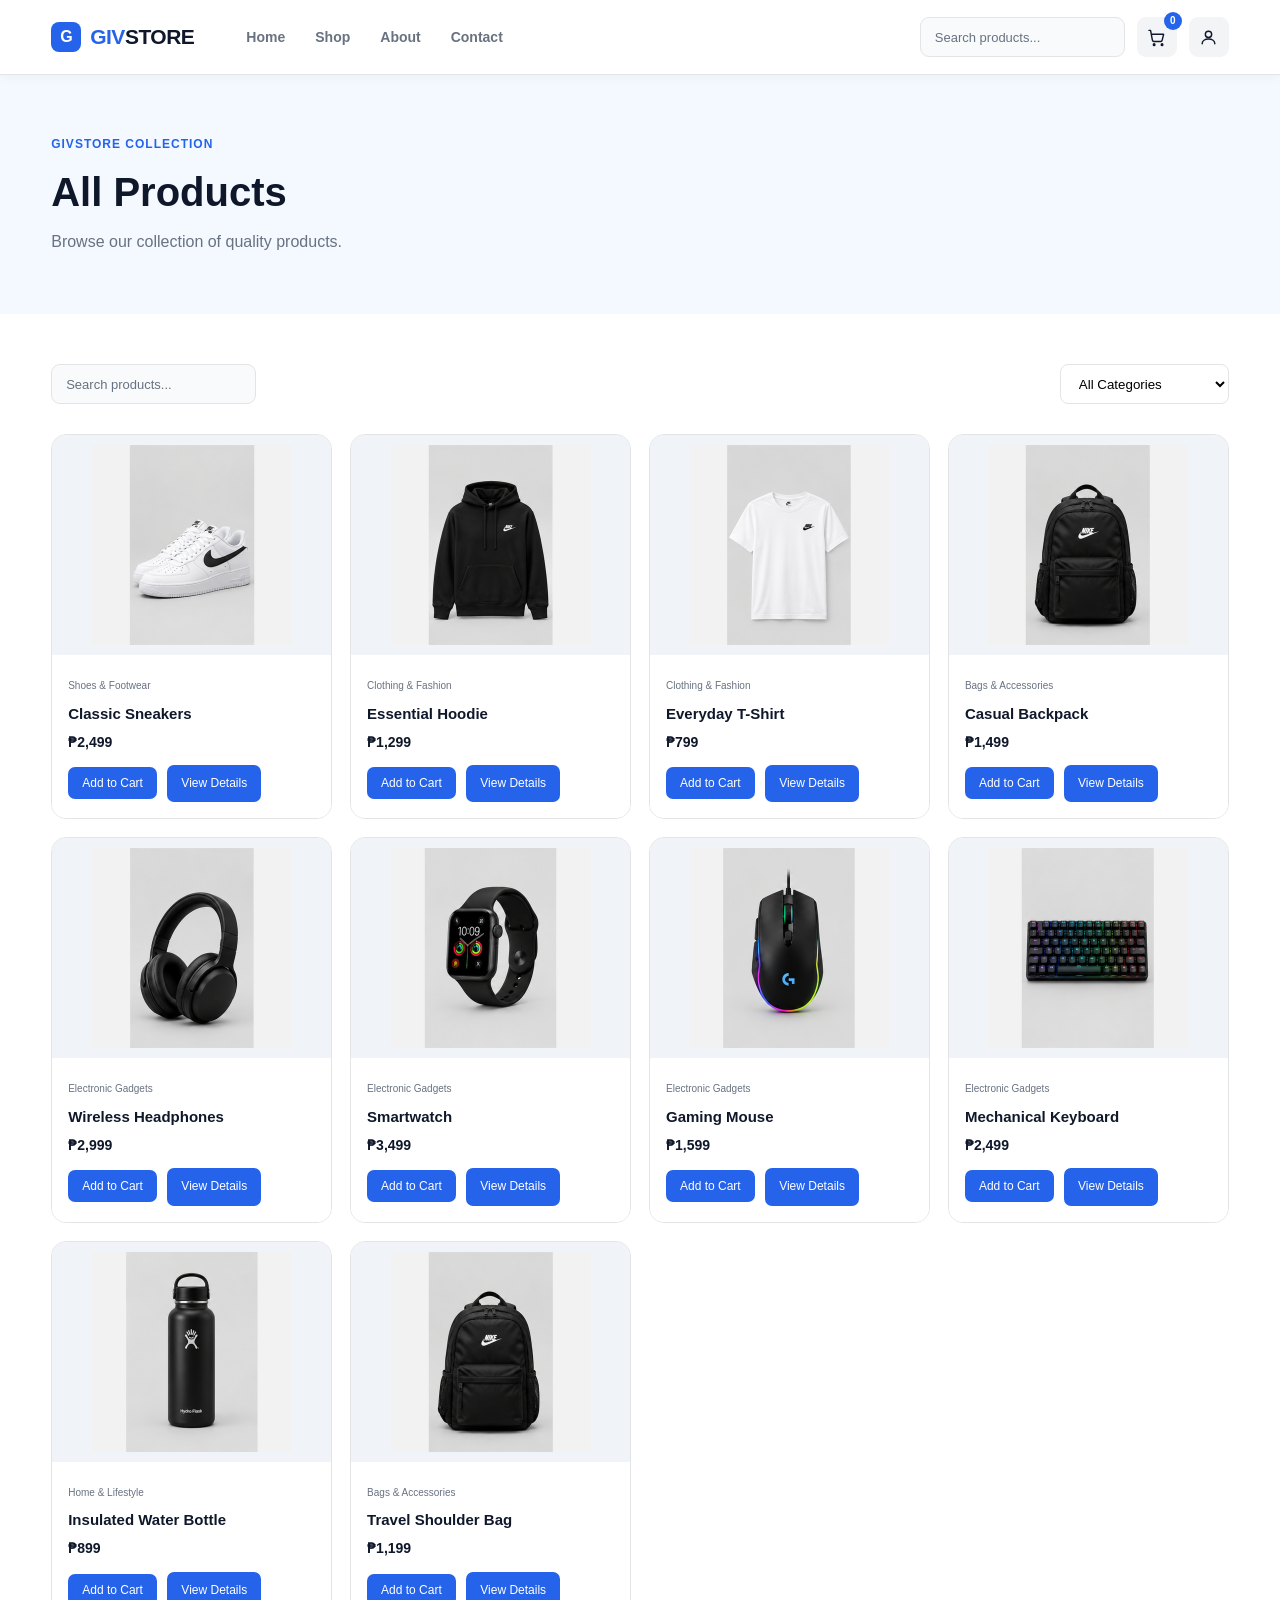
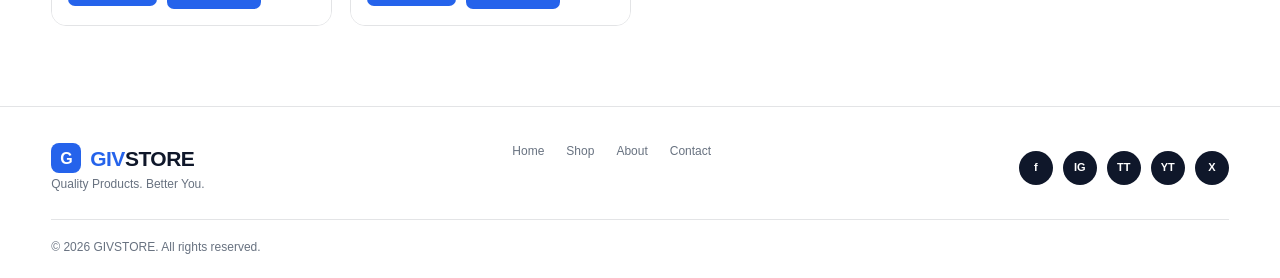
<file: products.html>
<!DOCTYPE html>
<html lang="en">
<head>
    <meta charset="UTF-8">
    <meta name="viewport" content="width=device-width, initial-scale=1.0">
    <title>GIVSTORE - Products</title>
    <link rel="stylesheet" href="css/style.css">
</head>
<body>

<header class="header">
    <div class="container nav">
        <a href="index.html" class="logo">
            <span class="logo-icon">G</span>
            <span class="logo-text"><span class="logo-giv">GIV</span>STORE</span>
        </a>

        <nav class="nav-links">
            <a href="index.html">Home</a>
            <a href="products.html">Shop</a>
            <a href="about.html">About</a>
            <a href="contact.html">Contact</a>
        </nav>

        <a href="products.html" class="mobile-search" aria-label="Search products">
            <svg viewBox="0 0 24 24" fill="none" stroke="currentColor" stroke-width="1.8" stroke-linecap="round"><circle cx="11" cy="11" r="6.5"></circle><path d="m16 16 4.5 4.5"></path></svg>
        </a>

        <div class="nav-actions">
            <input type="text" id="searchInput" aria-label="Search products" placeholder="Search products...">
            <a href="cart.html" class="icon-btn cart-icon-btn" aria-label="Cart">
                <svg viewBox="0 0 24 24" fill="none" stroke="currentColor" stroke-width="1.8" stroke-linecap="round" stroke-linejoin="round"><circle cx="9" cy="21" r="1"></circle><circle cx="19" cy="21" r="1"></circle><path d="M2.5 3h2l2.3 12.4a2 2 0 0 0 2 1.6h8.4a2 2 0 0 0 2-1.6L21 8H6"></path></svg>
                <span class="cart-count">0</span>
            </a>
            <a href="#" class="icon-btn" aria-label="Account">
                <svg viewBox="0 0 24 24" fill="none" stroke="currentColor" stroke-width="1.8" stroke-linecap="round" stroke-linejoin="round"><circle cx="12" cy="8" r="4"></circle><path d="M4 20c0-3.5 3.6-6 8-6s8 2.5 8 6"></path></svg>
            </a>
        </div>
        <button class="mobile-menu-toggle" type="button" aria-label="Open menu" aria-expanded="false">
            <span></span>
        </button>
    </div>
</header>

<main>

<section class="page-header">
    <div class="container">
        <p class="section-label">GIVSTORE COLLECTION</p>
        <h1>All Products</h1>
        <p>Browse our collection of quality products.</p>
    </div>
</section>

<section class="container products-section">

    <div class="product-controls">
        <input type="text" id="productSearch" placeholder="Search products...">

        <select id="categoryFilter">
            <option value="all">All Categories</option>
            <option value="Clothing & Fashion">Clothing & Fashion</option>
            <option value="Shoes & Footwear">Shoes & Footwear</option>
            <option value="Bags & Accessories">Bags & Accessories</option>
            <option value="Electronic Gadgets">Electronic Gadgets</option>
            <option value="Home & Lifestyle">Home & Lifestyle</option>
        </select>
    </div>

    <div class="product-grid" id="productGrid">

        <article class="product-card" data-category="Shoes & Footwear">
            <div class="product-image"><img src="./images/products/sneakers.png" alt="Classic Sneakers"></div>
            <div class="product-info">
                <span class="category">Shoes & Footwear</span>
                <h3>Classic Sneakers</h3>
                <p>₱2,499</p>
                <button class="btn-small add-cart">Add to Cart</button>
            <a href="product-details.html?product=classic-sneakers" class="btn-small btn-details">View Details</a>
            </div>
        </article>

        <article class="product-card" data-category="Clothing & Fashion">
            <div class="product-image"><img src="./images/products/hoodie.png" alt="Essential Hoodie"></div>
            <div class="product-info">
                <span class="category">Clothing & Fashion</span>
                <h3>Essential Hoodie</h3>
                <p>₱1,299</p>
                <button class="btn-small add-cart">Add to Cart</button>
            <a href="product-details.html?product=essential-hoodie" class="btn-small btn-details">View Details</a>
            </div>
        </article>

        <article class="product-card" data-category="Clothing & Fashion">
            <div class="product-image"><img src="./images/products/tshirt.png" alt="Everyday T-Shirt"></div>
            <div class="product-info">
                <span class="category">Clothing & Fashion</span>
                <h3>Everyday T-Shirt</h3>
                <p>₱799</p>
                <button class="btn-small add-cart">Add to Cart</button>
            <a href="product-details.html?product=everyday-tshirt" class="btn-small btn-details">View Details</a>
            </div>
        </article>

        <article class="product-card" data-category="Bags & Accessories">
            <div class="product-image"><img src="./images/products/backpack.png" alt="Casual Backpack"></div>
            <div class="product-info">
                <span class="category">Bags & Accessories</span>
                <h3>Casual Backpack</h3>
                <p>₱1,499</p>
                <button class="btn-small add-cart">Add to Cart</button>
            <a href="product-details.html?product=casual-backpack" class="btn-small btn-details">View Details</a>
            </div>
        </article>

        <article class="product-card" data-category="Electronic Gadgets">
            <div class="product-image"><img src="./images/products/headphones.png" alt="Wireless Headphones"></div>
            <div class="product-info">
                <span class="category">Electronic Gadgets</span>
                <h3>Wireless Headphones</h3>
                <p>₱2,999</p>
                <button class="btn-small add-cart">Add to Cart</button>
            <a href="product-details.html?product=wireless-headphones" class="btn-small btn-details">View Details</a>
            </div>
        </article>

        <article class="product-card" data-category="Electronic Gadgets">
            <div class="product-image"><img src="./images/products/smartwatch.png" alt="Smartwatch"></div>
            <div class="product-info">
                <span class="category">Electronic Gadgets</span>
                <h3>Smartwatch</h3>
                <p>₱3,499</p>
                <button class="btn-small add-cart">Add to Cart</button>
            <a href="product-details.html?product=smartwatch" class="btn-small btn-details">View Details</a>
            </div>
        </article>

        <article class="product-card" data-category="Electronic Gadgets">
            <div class="product-image"><img src="./images/products/gaming_mouse.png" alt="Gaming Mouse"></div>
            <div class="product-info">
                <span class="category">Electronic Gadgets</span>
                <h3>Gaming Mouse</h3>
                <p>₱1,599</p>
                <button class="btn-small add-cart">Add to Cart</button>
            <a href="product-details.html?product=gaming-mouse" class="btn-small btn-details">View Details</a>
            </div>
        </article>

        <article class="product-card" data-category="Electronic Gadgets">
            <div class="product-image"><img src="./images/products/mechanical_keyboard.png" alt="Mechanical Keyboard"></div>
            <div class="product-info">
                <span class="category">Electronic Gadgets</span>
                <h3>Mechanical Keyboard</h3>
                <p>₱2,499</p>
                <button class="btn-small add-cart">Add to Cart</button>
            <a href="product-details.html?product=mechanical-keyboard" class="btn-small btn-details">View Details</a>
            </div>
        </article>

        <article class="product-card" data-category="Home & Lifestyle">
            <div class="product-image"><img src="./images/products/water_bottle.png" alt="Insulated Water Bottle"></div>
            <div class="product-info">
                <span class="category">Home & Lifestyle</span>
                <h3>Insulated Water Bottle</h3>
                <p>₱899</p>
                <button class="btn-small add-cart">Add to Cart</button>
            <a href="product-details.html?product=water-bottle" class="btn-small btn-details">View Details</a>
            </div>
        </article>

        <article class="product-card" data-category="Bags & Accessories">
            <div class="product-image"><img src="./images/products/backpack.png" alt="Travel Shoulder Bag"></div>
            <div class="product-info">
                <span class="category">Bags & Accessories</span>
                <h3>Travel Shoulder Bag</h3>
                <p>₱1,199</p>
                <button class="btn-small add-cart">Add to Cart</button>
            <a href="product-details.html?product=travel-shoulder-bag" class="btn-small btn-details">View Details</a>
            </div>
        </article>

    </div>
</section>

</main>

<footer class="footer">
    <div class="container footer-content">
        <div>
            <a href="index.html" class="logo">
                <span class="logo-icon">G</span>
                <span class="logo-text"><span class="logo-giv">GIV</span>STORE</span>
            </a>
            <p>Quality Products. Better You.</p>
        </div>

        <div class="footer-links">
            <a href="index.html">Home</a>
            <a href="products.html">Shop</a>
            <a href="about.html">About</a>
            <a href="contact.html">Contact</a>
        </div>

        <div class="social-icons">
            <a href="#" class="social-icon" aria-label="Facebook">f</a>
            <a href="#" class="social-icon" aria-label="Instagram">IG</a>
            <a href="#" class="social-icon" aria-label="TikTok">TT</a>
            <a href="#" class="social-icon" aria-label="YouTube">YT</a>
            <a href="#" class="social-icon" aria-label="X">X</a>
        </div>
    </div>

    <div class="container footer-bottom">
        <p>© 2026 GIVSTORE. All rights reserved.</p>
    </div>
</footer>

<script src="js/main.js"></script>
</body>
</html>
</file>
<file: css/style.css>
* {
    margin: 0;
    padding: 0;
    box-sizing: border-box;
}

body {
    font-family: Arial, sans-serif;
    background: #FFFFFF;
    color: #0F172A;
    line-height: 1.6;
}

a {
    text-decoration: none;
    color: inherit;
}

.container {
    width: min(1180px, 92%);
    margin: auto;
}


.header {
    background: #FFFFFF;
    border-bottom: 1px solid #E3E4E6;
    position: sticky;
    top: 0;
    z-index: 100;
    box-shadow: 0 2px 12px rgba(15, 23, 42, 0.04);
}

.nav {
    min-height: 72px;
    display: flex;
    align-items: center;
    gap: 34px;
}

.logo {
    display: inline-flex;
    align-items: center;
    gap: 9px;
    color: #0F172A;
    font-size: 21px;
    font-weight: 800;
    letter-spacing: -0.5px;
    white-space: nowrap;
}

.logo-icon {
    display: inline-flex;
    align-items: center;
    justify-content: center;
    width: 30px;
    height: 30px;
    border-radius: 8px;
    background: #2563EB;
    color: #FFFFFF;
    font-size: 16px;
    font-weight: 800;
    flex-shrink: 0;
}

.logo-giv {
    color: #2563EB;
}

.nav-links {
    display: flex;
    align-items: center;
    gap: 30px;
    margin-left: 18px;
}

.nav-links a {
    color: #687280;
    font-size: 14px;
    font-weight: 600;
    padding: 26px 0;
    transition: color 0.2s ease;
}

.nav-links a:hover {
    color: #2563EB;
}

.nav-actions {
    display: flex;
    align-items: center;
    gap: 12px;
    margin-left: auto;
}

.nav-actions input,
.product-controls input {
    width: 205px;
    height: 40px;
    padding: 0 14px;
    border: 1px solid #E3E4E6;
    border-radius: 9px;
    outline: none;
    background: #F8FAFC;
    color: #0F172A;
    font-size: 13px;
    transition: border-color 0.2s ease, box-shadow 0.2s ease;
}

.nav-actions input:focus,
.product-controls input:focus {
    border-color: #2563EB;
    box-shadow: 0 0 0 3px rgba(37, 99, 235, 0.10);
    background: #FFFFFF;
}

.nav-actions input::placeholder,
.product-controls input::placeholder {
    color: #687280;
}

.icon-btn {
    position: relative;
    display: inline-flex;
    align-items: center;
    justify-content: center;
    width: 40px;
    height: 40px;
    border-radius: 9px;
    background: #F3F4F6;
    color: #0F172A;
    flex-shrink: 0;
    transition: background 0.2s ease, color 0.2s ease, transform 0.2s ease;
}

.icon-btn svg {
    width: 19px;
    height: 19px;
}

.icon-btn:hover {
    background: #2563EB;
    color: #FFFFFF;
    transform: translateY(-1px);
}

.cart-icon-btn .cart-count {
    position: absolute;
    top: -5px;
    right: -5px;
    min-width: 18px;
    height: 18px;
    padding: 0 4px;
    border-radius: 9px;
    background: #2563EB;
    color: #FFFFFF;
    font-size: 10px;
    font-weight: 700;
    line-height: 18px;
    text-align: center;
}

.cart-icon-btn:hover .cart-count {
    background: #FFFFFF;
    color: #2563EB;
}

.hero {
    margin-top: 35px;
    min-height: 390px;
    position: relative;
    overflow: hidden;
    border-radius: 20px;
    display: flex;
    align-items: center;
    padding: 50px;
    background:
        linear-gradient(90deg, rgba(5, 15, 28, 0.90) 0%, rgba(5, 15, 28, 0.68) 42%, rgba(5, 15, 28, 0.18) 100%),
        url("../images/hero-banner.png") center center / cover no-repeat;
}


.hero-label,
.section-label {
    color: #2563EB;
    font-size: 12px;
    font-weight: 700;
    letter-spacing: 1px;
}

.hero h1 {
    color: #FFFFFF;
    font-size: 52px;
    line-height: 1.05;
    margin: 12px 0;
}

.hero p {
    color: rgba(255, 255, 255, 0.82);
    margin-bottom: 24px;
}

.hero::after {
    content: none;
}

.hero-image {
    display: none;
}

.hero-content {
    position: relative;
    z-index: 2;
    max-width: 520px;
}


.btn,
.btn-small {
    display: inline-block;
    border: 0;
    background: #2563EB;
    color: #FFFFFF;
    border-radius: 7px;
    cursor: pointer;
    transition: 0.2s;
}

.btn {
    padding: 12px 24px;
    font-size: 14px;
}

.btn-small {
    padding: 9px 14px;
    font-size: 12px;
}

.btn:hover,
.btn-small:hover {
    background: #0F172A;
}

.section {
    padding: 70px 0;
}

.section-heading {
    display: flex;
    justify-content: space-between;
    align-items: end;
    margin-bottom: 25px;
}

.section-heading h2 {
    color: #0F172A;
    font-size: 28px;
    margin-top: 4px;
}

.view-link {
    color: #2563EB;
    font-size: 13px;
}

.product-grid {
    display: grid;
    grid-template-columns: repeat(4, 1fr);
    gap: 18px;
}

.product-card {
    border: 1px solid #E3E4E6;
    border-radius: 15px;
    overflow: hidden;
    background: #FFFFFF;
    transition: 0.2s;
}

.product-card:hover {
    transform: translateY(-3px);
    box-shadow: 0 10px 25px rgba(16, 24, 40, 0.08);
}

.product-image {
    height: 220px;
    background: #f0f3f7;
    display: flex;
    align-items: center;
    justify-content: center;
    overflow: hidden;
    color: #687280;
    font-size: 12px;
}

.product-image img {
    display: block;
    width: 100%;
    height: 100%;
    object-fit: cover;
}

.product-info {
    padding: 16px;
    background: #FFFFFF;
}

.category {
    color: #687280;
    font-size: 10px;
}

.product-info h3 {
    font-size: 15px;
    margin: 5px 0;
}

.product-info p {
    font-size: 14px;
    font-weight: 700;
    margin-bottom: 12px;
}

.categories {
    padding-bottom: 80px;
}

.category-grid {
    display: grid;
    grid-template-columns: repeat(5, 1fr);
    gap: 15px;
}

.category-card {
    border: 1px solid #E3E4E6;
    border-radius: 14px;
    padding: 25px;
    min-height: 130px;
    transition: 0.2s;
}

.category-card:hover {
    border-color: #2563EB;
}

.category-card span {
    color: #2563EB;
    font-size: 12px;
}

.category-card h3 {
    font-size: 15px;
    margin-top: 25px;
}

.page-header {
    background: #f4f8ff;
    padding: 60px 0;
}

.page-header h1 {
    font-size: 40px;
    margin: 5px 0;
}

.page-header p:last-child {
    color: #687280;
}

.products-section {
    padding: 50px 0 80px;
}

.product-controls {
    display: flex;
    justify-content: space-between;
    margin-bottom: 30px;
    gap: 15px;
}

.product-controls select {
    padding: 10px 14px;
    border: 1px solid #E3E4E6;
    border-radius: 8px;
    background: #FFFFFF;
}

.footer {
    border-top: 1px solid #E3E4E6;
    padding: 35px 0 20px;
}

.footer-content {
    display: flex;
    justify-content: space-between;
    gap: 30px;
}

.footer p {
    color: #687280;
    font-size: 12px;
}

.footer-links {
    display: flex;
    gap: 22px;
    font-size: 12px;
    color: #687280;
}

.social-icons {
    display: flex;
    align-items: center;
    gap: 10px;
}

.social-icon {
    display: inline-flex;
    align-items: center;
    justify-content: center;
    width: 34px;
    height: 34px;
    border-radius: 50%;
    background: #0F172A;
    color: #FFFFFF;
    font-size: 11px;
    font-weight: 700;
    transition: background 0.2s ease, transform 0.2s ease;
}

.social-icon:hover {
    background: #2563EB;
    transform: translateY(-2px);
}

/* Trust badges */
.trust-badges {
    display: grid;
    grid-template-columns: repeat(4, 1fr);
    gap: 15px;
    margin: 40px 0;
}

.trust-badge {
    display: flex;
    align-items: center;
    gap: 12px;
    border: 1px solid #E3E4E6;
    border-radius: 14px;
    padding: 16px 18px;
}

.trust-badge .icon-circle {
    display: flex;
    align-items: center;
    justify-content: center;
    width: 38px;
    height: 38px;
    border-radius: 50%;
    background: #F3F4F6;
    color: #2563EB;
    flex-shrink: 0;
}

.trust-badge .icon-circle svg {
    width: 18px;
    height: 18px;
}

.trust-badge span {
    font-size: 13px;
    font-weight: 700;
    color: #0F172A;
}

/* Promo banners */
.promo-banners {
    display: grid;
    grid-template-columns: 1.6fr 1fr;
    gap: 18px;
    margin: 45px 0;
}

.promo-banner {
    position: relative;
    border-radius: 18px;
    padding: 34px;
    min-height: 150px;
    display: flex;
    flex-direction: column;
    justify-content: center;
    overflow: hidden;
}

.promo-banner.dark {
    background: linear-gradient(135deg, #0F172A, #2563EB);
    color: #FFFFFF;
}

.promo-banner.dark h3 {
    font-size: 26px;
    line-height: 1.2;
    margin-bottom: 4px;
}

.promo-banner.dark .badge-tag {
    display: inline-block;
    margin-bottom: 10px;
    padding: 4px 10px;
    border-radius: 20px;
    background: rgba(255, 255, 255, 0.15);
    font-size: 11px;
    font-weight: 700;
    letter-spacing: 0.5px;
    width: fit-content;
}

.promo-banner.light {
    background: #F3F4F6;
    color: #0F172A;
    align-items: flex-start;
    gap: 8px;
}

.promo-banner.light .icon-circle {
    display: flex;
    align-items: center;
    justify-content: center;
    width: 40px;
    height: 40px;
    border-radius: 10px;
    background: #2563EB;
    color: #FFFFFF;
    margin-bottom: 8px;
}

.promo-banner.light .icon-circle svg {
    width: 20px;
    height: 20px;
}

.promo-banner.light h3 {
    font-size: 16px;
}

.promo-banner.light p {
    color: #687280;
    font-size: 13px;
}

.best-seller-ribbon {
    position: absolute;
    top: 16px;
    right: -6px;
    background: #2563EB;
    color: #FFFFFF;
    font-size: 11px;
    font-weight: 700;
    padding: 5px 16px;
    transform: rotate(4deg);
    border-radius: 4px;
}

.footer-bottom {
    border-top: 1px solid #E3E4E6;
    margin-top: 25px;
    padding-top: 18px;
}


/* Mobile Menu */
.mobile-menu-toggle {
    display: none;
    width: 42px;
    height: 42px;
    margin-left: 4px;
    padding: 0;
    border: 0;
    border-radius: 9px;
    background: #F3F4F6;
    cursor: pointer;
    position: relative;
    flex-shrink: 0;
}

.mobile-menu-toggle span,
.mobile-menu-toggle::before,
.mobile-menu-toggle::after {
    content: "";
    position: absolute;
    left: 11px;
    width: 20px;
    height: 2px;
    border-radius: 2px;
    background: #0F172A;
    transition: 0.2s ease;
}

.mobile-menu-toggle::before {
    top: 13px;
}

.mobile-menu-toggle span {
    top: 20px;
}

.mobile-menu-toggle::after {
    top: 27px;
}

.mobile-menu-toggle.active::before {
    top: 20px;
    transform: rotate(45deg);
}

.mobile-menu-toggle.active span {
    opacity: 0;
}

.mobile-menu-toggle.active::after {
    top: 20px;
    transform: rotate(-45deg);
}

@media (max-width: 900px) {
    .mobile-menu-toggle {
        display: inline-flex;
        align-items: center;
        justify-content: center;
    }

    .nav {
        position: relative;
        flex-wrap: wrap;
    }

    .nav-links {
        display: none;
        position: absolute;
        top: calc(100% + 1px);
        left: 0;
        right: 0;
        margin: 0;
        padding: 10px 16px;
        flex-direction: column;
        align-items: stretch;
        gap: 0;
        background: #FFFFFF;
        border: 1px solid #E3E4E6;
        border-top: 0;
        border-radius: 0 0 12px 12px;
        box-shadow: 0 10px 25px rgba(15, 23, 42, 0.08);
        z-index: 200;
    }

    .nav-links.open {
        display: flex;
    }

    .nav-links a {
        display: block;
        padding: 13px 8px;
        border-bottom: 1px solid #F1F5F9;
    }

    .nav-links a:last-child {
        border-bottom: 0;
    }
}

@media (max-width: 600px) {
    .nav {
        gap: 8px;
    }

    .nav-actions {
        margin-left: auto;
    }

    .mobile-menu-toggle {
        width: 40px;
        height: 40px;
    }
}

@media (max-width: 900px) {
    .nav {
        min-height: 64px;
        gap: 12px;
    }

    .nav-actions {
        gap: 8px;
    }

    .nav-actions input {
        width: 150px;
    }

    .hero {
        min-height: 430px;
        padding: 32px 26px;
        margin-top: 22px;
    }

    .hero h1 {
        font-size: 42px;
    }

    .hero-content {
        max-width: 100%;
    }

    .product-grid {
        grid-template-columns: repeat(2, 1fr);
    }

    .category-grid {
        grid-template-columns: repeat(2, 1fr);
    }

    .trust-badges {
        grid-template-columns: repeat(2, 1fr);
    }

    .promo-banners {
        grid-template-columns: 1fr;
    }

    .footer-content {
        flex-direction: column;
    }
}

@media (max-width: 600px) {
    .container {
        width: min(100% - 28px, 1180px);
    }

    .nav-actions input {
        display: none;
    }

    .logo {
        font-size: 18px;
    }

    .logo-icon {
        width: 28px;
        height: 28px;
    }

    .hero {
        min-height: 430px;
        padding: 28px 22px;
        border-radius: 16px;
        background-position: 62% center;
    }

    .hero h1 {
        font-size: clamp(34px, 10vw, 42px);
    }

    .hero p {
        font-size: 14px;
    }

    .section {
        padding: 50px 0;
    }

    .section-heading {
        align-items: flex-start;
        gap: 12px;
    }

    .section-heading h2 {
        font-size: 24px;
    }

    .product-grid,
    .category-grid,
    .trust-badges {
        grid-template-columns: 1fr;
    }

    .product-image {
        height: 210px;
    }

    .promo-banner {
        padding: 26px;
    }

    .page-header {
        padding: 40px 0;
    }

    .page-header h1 {
        font-size: 32px;
    }

    .footer-links {
        flex-wrap: wrap;
        gap: 12px 18px;
    }
}



.product-detail {
    padding: 70px 0;
    display: grid;
    grid-template-columns: 1fr 1fr;
    gap: 60px;
    align-items: center;
}

.detail-image {
    height: 500px;
    background: #f0f3f7;
    border-radius: 20px;
    display: flex;
    align-items: center;
    justify-content: center;
    color: #687280;
}

.detail-content h1 {
    font-size: 40px;
    margin: 8px 0;
}

.detail-content h2 {
    color: #2563EB;
    margin: 18px 0;
}

.rating {
    color: #f59e0b;
    font-size: 14px;
}

.rating span {
    color: #687280;
    margin-left: 8px;
}

.description {
    color: #687280;
    margin-bottom: 25px;
}

.quantity-group label {
    display: block;
    font-size: 13px;
    font-weight: 600;
    margin-bottom: 8px;
}

.quantity-control {
    display: flex;
    width: 130px;
    height: 40px;
    border: 1px solid #E3E4E6;
    border-radius: 7px;
    overflow: hidden;
}

.quantity-control button,
.quantity-control input {
    border: 0;
    background: #FFFFFF;
    text-align: center;
}

.quantity-control button {
    width: 38px;
    cursor: pointer;
}

.quantity-control input {
    width: 54px;
    outline: none;
}

.size-group {
    margin-bottom: 22px;
}

.size-group label {
    display: block;
    font-size: 13px;
    font-weight: 600;
    margin-bottom: 8px;
}

.size-options {
    display: flex;
    gap: 8px;
}

.size-option {
    width: 40px;
    height: 40px;
    display: inline-flex;
    align-items: center;
    justify-content: center;
    border: 1px solid #E3E4E6;
    border-radius: 7px;
    background: #FFFFFF;
    color: #0F172A;
    font-size: 13px;
    cursor: pointer;
    transition: 0.2s;
}

.size-option:hover {
    border-color: #2563EB;
}

.size-option.active {
    background: #2563EB;
    border-color: #2563EB;
    color: #FFFFFF;
}

.detail-buttons {
    display: flex;
    gap: 12px;
    margin-top: 25px;
}

.wishlist-btn {
    width: 44px;
    height: 44px;
    flex-shrink: 0;
    display: inline-flex;
    align-items: center;
    justify-content: center;
    border: 1px solid #E3E4E6;
    border-radius: 7px;
    background: #FFFFFF;
    color: #687280;
    cursor: pointer;
    transition: 0.2s;
}

.wishlist-btn svg {
    width: 19px;
    height: 19px;
}

.wishlist-btn:hover,
.wishlist-btn.active {
    border-color: #ef4444;
    color: #ef4444;
}

.btn-outline {
    background: #FFFFFF;
    color: #2563EB;
    border: 1px solid #2563EB;
}

.related-section {
    padding-bottom: 80px;
}

.cart-section {
    padding: 60px 0 80px;
}

.cart-layout {
    display: grid;
    grid-template-columns: 1fr 330px;
    gap: 30px;
    align-items: start;
}

.cart-items {
    border: 1px solid #E3E4E6;
    border-radius: 16px;
    overflow: hidden;
}

.cart-item {
    min-height: 120px;
    padding: 18px;
    display: grid;
    grid-template-columns: 90px 1fr auto auto auto;
    gap: 18px;
    align-items: center;
    border-bottom: 1px solid #E3E4E6;
}

.cart-item:last-child {
    border-bottom: 0;
}

.cart-item-image {
    height: 85px;
    background: #f0f3f7;
    border-radius: 10px;
    display: flex;
    align-items: center;
    justify-content: center;
    color: #687280;
    font-size: 10px;
}

.cart-item-info h3 {
    font-size: 14px;
}

.cart-item-info p {
    color: #687280;
    font-size: 13px;
}

.cart-quantity {
    display: flex;
    align-items: center;
    border: 1px solid #E3E4E6;
    border-radius: 7px;
    overflow: hidden;
}

.cart-quantity button {
    width: 30px;
    height: 30px;
    border: 0;
    background: #FFFFFF;
    cursor: pointer;
}

.cart-quantity span {
    width: 30px;
    text-align: center;
    font-size: 13px;
}

.remove-btn {
    border: 0;
    background: none;
    color: #ef4444;
    cursor: pointer;
    font-size: 12px;
}

.order-summary {
    border: 1px solid #E3E4E6;
    border-radius: 16px;
    padding: 25px;
}

.order-summary h2 {
    font-size: 20px;
    margin-bottom: 25px;
}

.summary-row,
.summary-total {
    display: flex;
    justify-content: space-between;
    gap: 15px;
    padding: 10px 0;
    font-size: 13px;
}

.summary-total {
    border-top: 1px solid #E3E4E6;
    margin-top: 10px;
    padding-top: 18px;
    font-size: 16px;
}

.checkout-btn {
    width: 100%;
    text-align: center;
    margin-top: 20px;
}

.empty-cart {
    text-align: center;
    padding: 70px 25px;
}

.empty-cart h2 {
    margin-bottom: 8px;
}

.empty-cart p {
    color: #687280;
    margin-bottom: 20px;
}

.checkout-section {
    padding: 60px 0 80px;
}

.checkout-layout {
    display: grid;
    grid-template-columns: 1fr 330px;
    gap: 30px;
    align-items: start;
}

.form-card {
    border: 1px solid #E3E4E6;
    border-radius: 16px;
    padding: 25px;
    margin-bottom: 20px;
}

.form-card h2 {
    font-size: 19px;
    margin-bottom: 20px;
}

.form-grid {
    display: grid;
    grid-template-columns: 1fr 1fr;
    gap: 18px;
}

.form-group label {
    display: block;
    font-size: 12px;
    font-weight: 600;
    margin-bottom: 7px;
}

.form-group input {
    width: 100%;
    padding: 11px 13px;
    border: 1px solid #E3E4E6;
    border-radius: 7px;
    outline: none;
}

.payment-option {
    display: flex;
    align-items: center;
    padding: 13px 14px;
    margin-bottom: 10px;
    font-size: 13px;
    font-weight: 600;
    border: 1px solid #E3E4E6;
    border-radius: 9px;
    cursor: pointer;
    transition: 0.2s;
}

.payment-option:last-child {
    margin-bottom: 0;
}

.payment-option:has(input:checked) {
    border-color: #2563EB;
    background: #f4f8ff;
    color: #2563EB;
}

.payment-option input {
    margin-right: 10px;
    accent-color: #2563EB;
}

.place-order {
    width: 100%;
}

.checkout-item {
    display: flex;
    justify-content: space-between;
    gap: 15px;
    padding: 12px 0;
    border-bottom: 1px solid #E3E4E6;
    font-size: 12px;
}

@media (max-width: 800px) {
    .product-detail,
    .cart-layout,
    .checkout-layout {
        grid-template-columns: 1fr;
    }

    .detail-image {
        height: 350px;
    }

    .cart-item {
        grid-template-columns: 70px 1fr;
    }

    .cart-quantity,
    .cart-item > strong,
    .remove-btn {
        grid-column: 2;
    }

    .form-grid {
        grid-template-columns: 1fr;
    }
}

.confirmation-section {
    min-height: 65vh;
    display: flex;
    align-items: center;
    justify-content: center;
    padding: 70px 20px;
}

.confirmation-card {
    width: min(620px, 100%);
    text-align: center;
    border: 1px solid #E3E4E6;
    border-radius: 20px;
    padding: 55px 40px;
    background: #FFFFFF;
}

.confirmation-icon {
    width: 65px;
    height: 65px;
    margin: 0 auto 20px;
    border-radius: 50%;
    background: #2563EB;
    color: #FFFFFF;
    display: flex;
    align-items: center;
    justify-content: center;
    font-size: 30px;
    font-weight: 700;
}

.confirmation-card h1 {
    font-size: 32px;
    margin: 8px 0 12px;
}

.confirmation-card > p:not(.section-label) {
    color: #687280;
}

.order-number {
    margin: 25px 0;
    padding: 14px;
    background: #f4f8ff;
    border-radius: 8px;
    font-size: 14px;
}

.confirmation-actions {
    display: flex;
    justify-content: center;
    gap: 12px;
    flex-wrap: wrap;
}



.about-section {
    padding: 70px 0 90px;
}

.about-content {
    max-width: 850px;
    margin-bottom: 50px;
}

.about-content h2,
.contact-info h2 {
    font-size: 32px;
    margin: 8px 0 20px;
}

.about-content > p {
    color: #687280;
    margin-bottom: 15px;
}

.about-grid {
    display: grid;
    grid-template-columns: repeat(3, 1fr);
    gap: 20px;
}

.info-card {
    border: 1px solid #E3E4E6;
    border-radius: 16px;
    padding: 28px;
}

.info-card span {
    color: #2563EB;
    font-size: 12px;
    font-weight: 700;
}

.info-card h3 {
    margin: 25px 0 8px;
    font-size: 17px;
}

.info-card p {
    color: #687280;
    font-size: 13px;
}

.contact-section {
    padding: 70px 0 90px;
    display: grid;
    grid-template-columns: 0.8fr 1.2fr;
    gap: 60px;
}

.contact-info > p:not(.section-label) {
    color: #687280;
    margin-bottom: 30px;
}

.contact-details {
    display: grid;
    gap: 18px;
}

.contact-details div {
    border-bottom: 1px solid #E3E4E6;
    padding-bottom: 15px;
}

.contact-details span {
    display: block;
    color: #687280;
    font-size: 12px;
    margin-bottom: 4px;
}

.contact-details strong {
    font-size: 14px;
}

.contact-form {
    border: 1px solid #E3E4E6;
    border-radius: 16px;
    padding: 30px;
}

.contact-form .form-group {
    margin-bottom: 18px;
}

.contact-form textarea {
    width: 100%;
    resize: vertical;
    padding: 11px 13px;
    border: 1px solid #E3E4E6;
    border-radius: 7px;
    outline: none;
    font-family: inherit;
}

@media (max-width: 800px) {
    .about-grid,
    .contact-section {
        grid-template-columns: 1fr;
    }

    .contact-section {
        gap: 35px;
    }
}

.hero-image img {
    width: 100%;
    height: 100%;
    object-fit: cover;
    display: block;
}
@media (max-width: 600px) {
    .product-detail {
        padding: 45px 0 60px;
        gap: 30px;
    }

    .detail-image {
        height: 330px;
    }

    .detail-content h1 {
        font-size: 32px;
    }

    .detail-buttons {
        flex-wrap: wrap;
    }

    .cart-section,
    .checkout-section {
        padding: 40px 0 60px;
    }

    .cart-item {
        grid-template-columns: 65px 1fr;
        gap: 12px;
        padding: 14px;
    }

    .cart-item-image {
        height: 65px;
    }

    .cart-quantity,
    .cart-item > strong,
    .remove-btn {
        grid-column: 2;
    }

    .order-summary,
    .form-card,
    .contact-form {
        padding: 20px;
    }

    .confirmation-card {
        padding: 40px 22px;
    }
}



.detail-image img,
.cart-item-image img {
    display: block;
    width: 100%;
    height: 100%;
    object-fit: cover;
    border-radius: inherit;
}


/* Final interaction and responsive fixes */
.product-card[hidden] {
    display: none;
}

.btn.disabled,
.checkout-btn.disabled {
    background: #CBD5E1;
    color: #64748B;
    cursor: not-allowed;
    pointer-events: auto;
}

.place-order:disabled {
    opacity: 0.55;
    cursor: not-allowed;
}

.empty-checkout {
    padding: 12px 0 4px;
    color: #687280;
}

.empty-checkout .btn {
    margin-top: 12px;
}

@media (max-width: 900px) {
    .nav-actions {
        margin-left: auto;
    }

    .nav-actions input {
        max-width: 170px;
    }
}

@media (max-width: 800px) {
    .cart-item {
        grid-template-columns: 70px 1fr;
    }

    .cart-item > strong,
    .remove-btn,
    .cart-quantity {
        grid-column: 2;
    }

    .detail-image img {
        object-fit: contain;
    }

    .contact-form,
    .form-card,
    .order-summary {
        width: 100%;
    }
}

@media (max-width: 600px) {
    .nav-actions {
        gap: 6px;
    }

    .nav-actions .icon-btn {
        width: 38px;
        height: 38px;
    }

    .product-controls {
        flex-direction: column;
    }

    .product-controls input,
    .product-controls select {
        width: 100%;
    }

    .detail-buttons .btn {
        flex: 1 1 150px;
        text-align: center;
    }

    .detail-buttons .wishlist-btn {
        flex: 0 0 44px;
    }

    .cart-item-info {
        min-width: 0;
    }

    .cart-item-info h3 {
        overflow-wrap: anywhere;
    }
}

/* Product detail images */
.detail-image {
    overflow: hidden;
    padding: 24px;
}

.detail-image img {
    display: block;
    width: 100%;
    height: 100%;
    object-fit: contain;
    border-radius: 14px;
}

.product-image {
    position: relative;
}

.product-image img {
    object-fit: contain;
    padding: 10px;
}

.btn-details {
    margin-left: 6px;
}

@media (max-width: 600px) {
    .btn-details {
        margin-left: 0;
        margin-top: 6px;
    }
}
</file>
